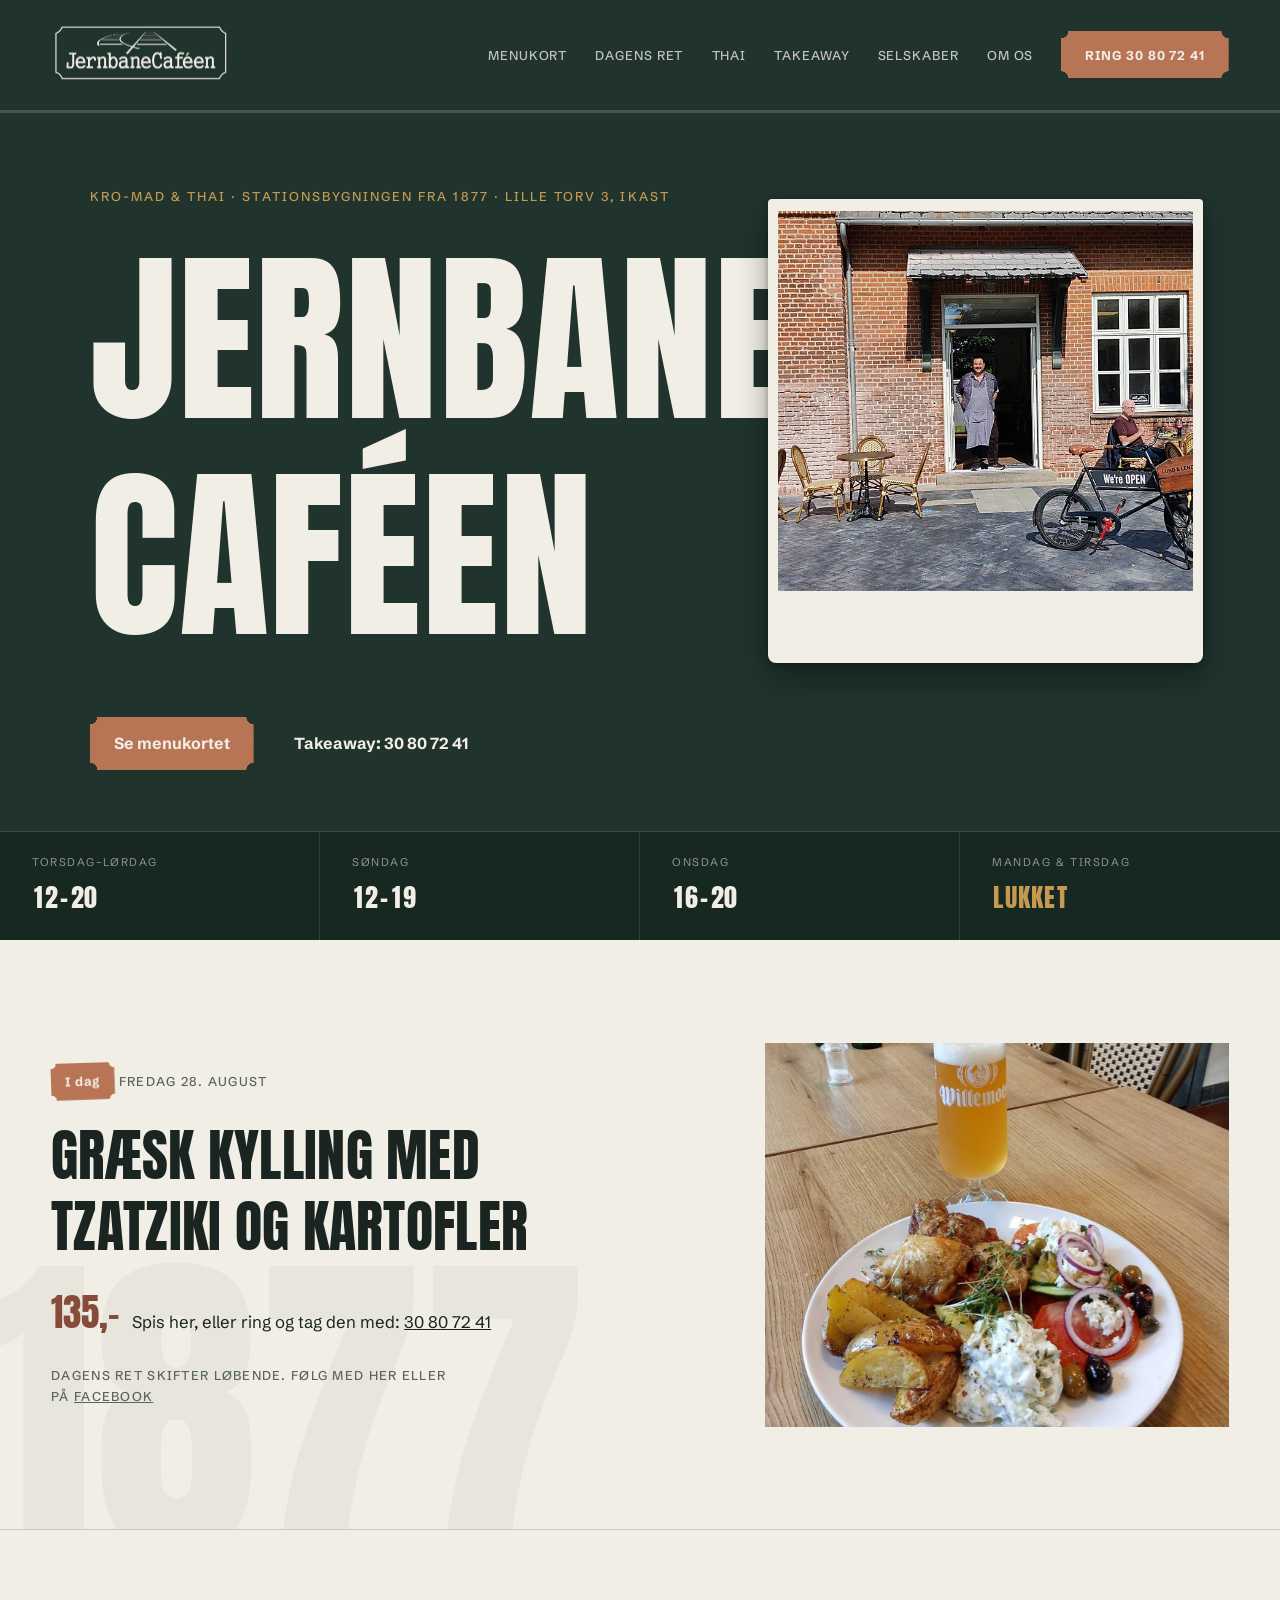
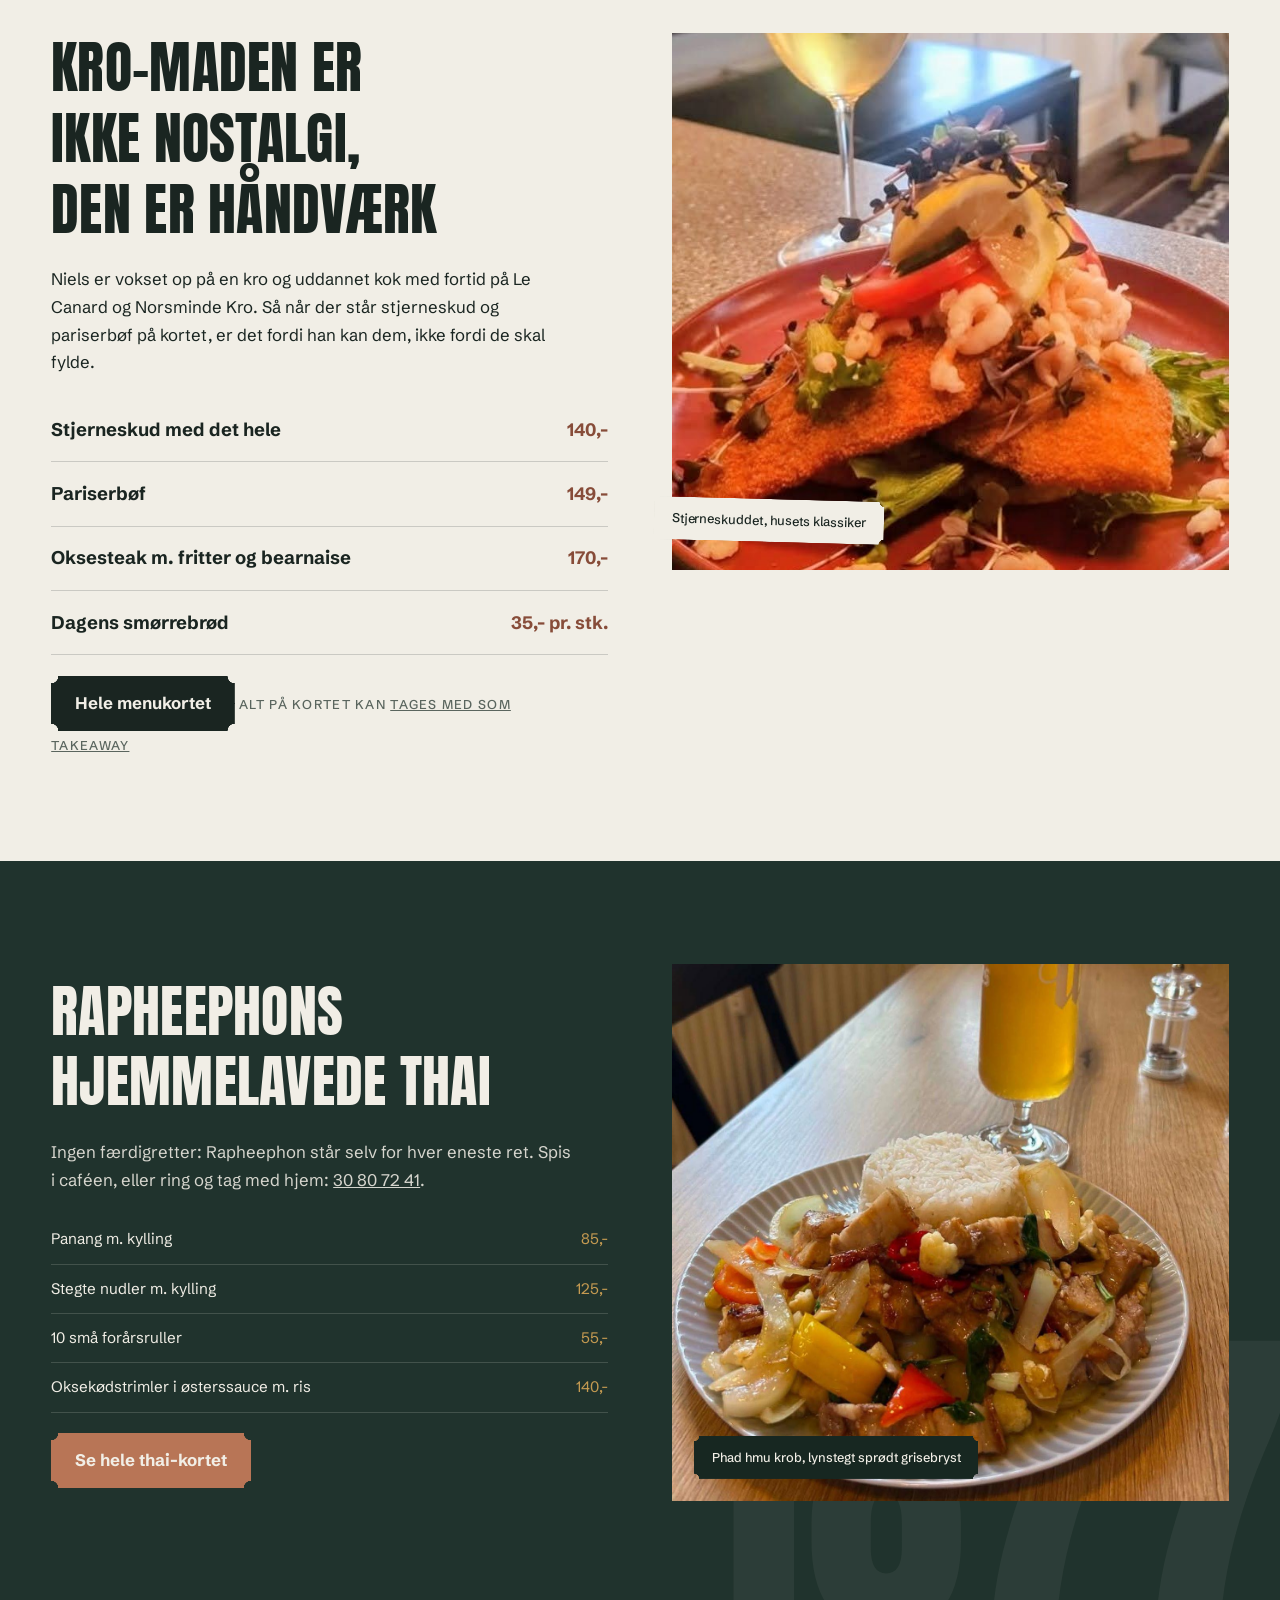
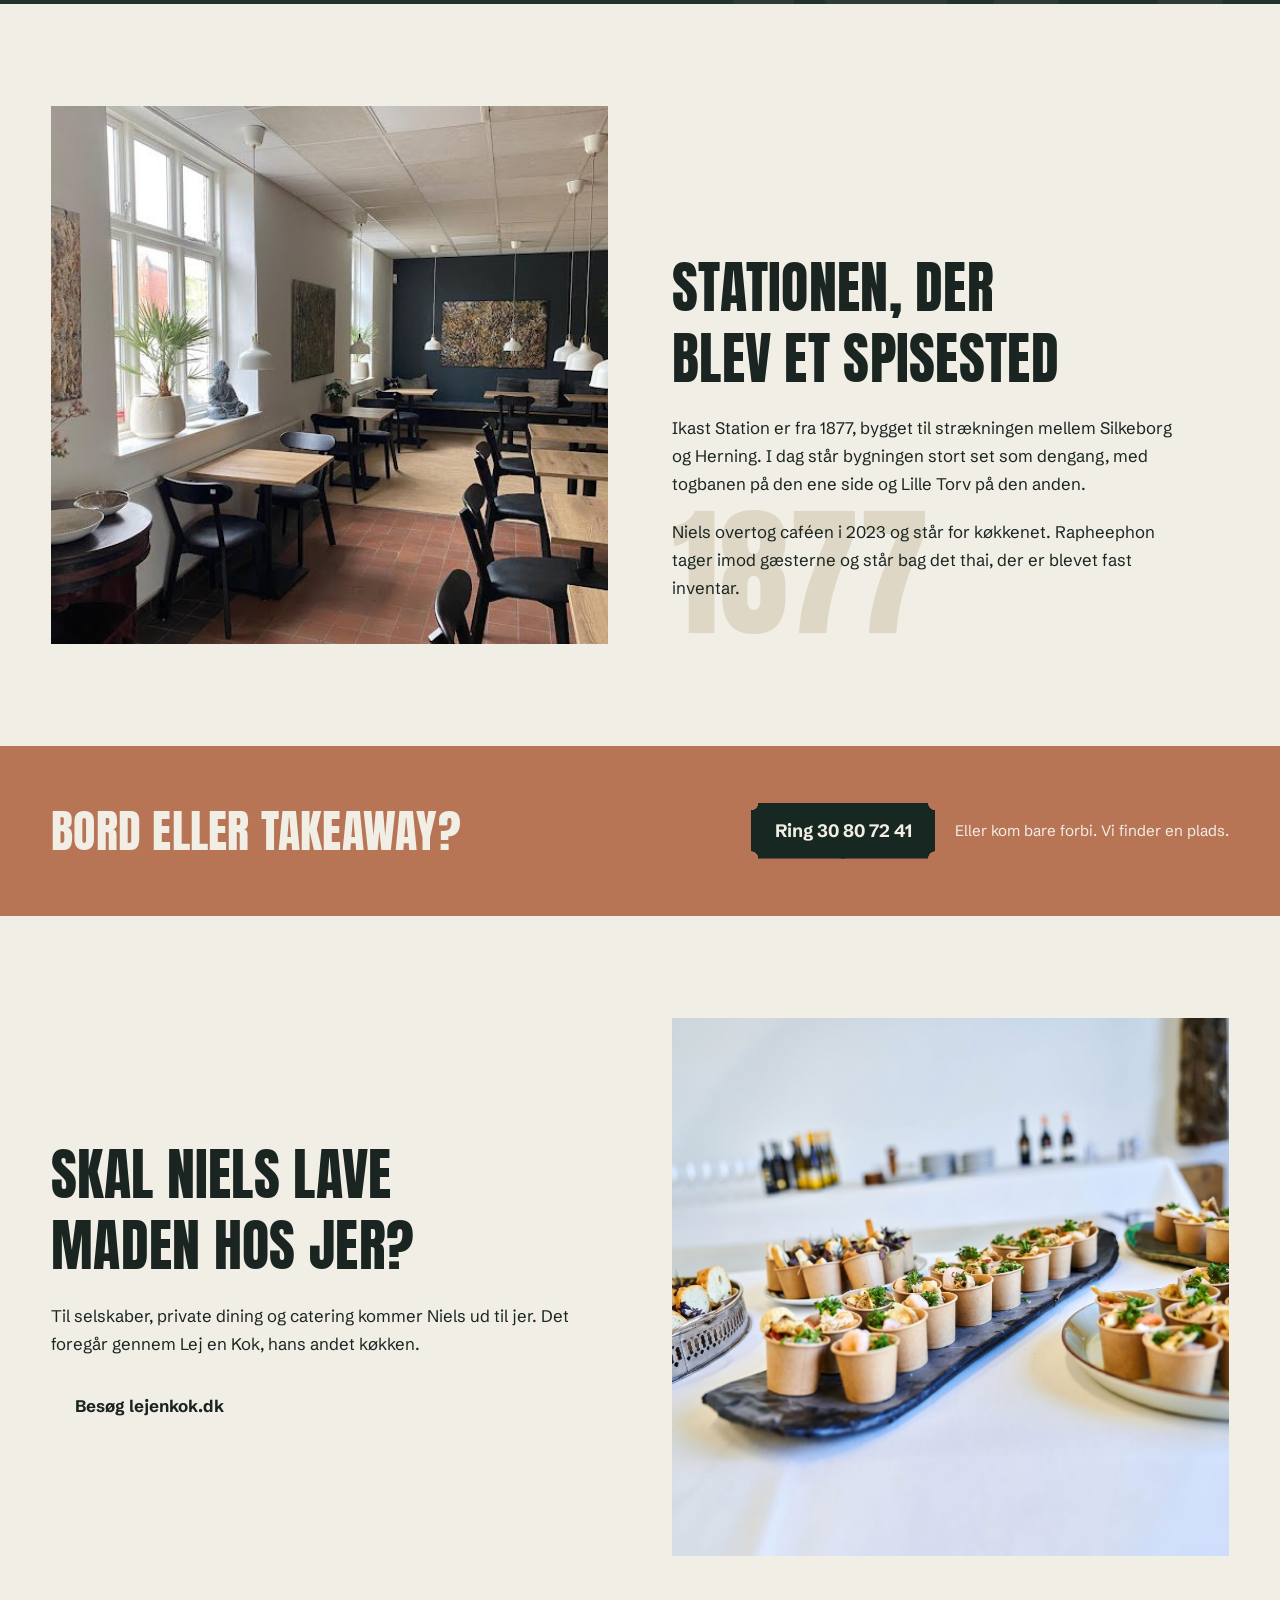
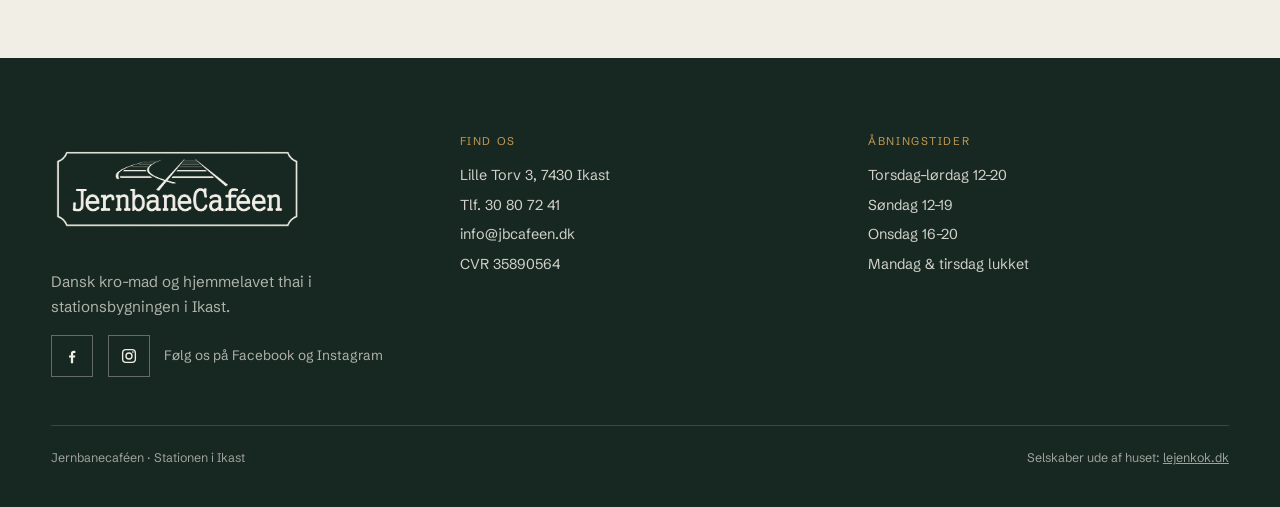
<file: index.html>
<!doctype html>
<html lang="da">
<head>
  <meta charset="utf-8"><meta name="viewport" content="width=device-width, initial-scale=1">
  <title>Jernbanecaféen i Ikast | Dansk kro-mad, thai og takeaway</title>
  <meta name="description" content="Jernbanecaféen i Ikast serverer dansk kro-mad, hjemmelavet thai og takeaway på Lille Torv 3. Du behøver ikke bestille bord. Kom bare forbi.">
  <link rel="canonical" href="https://jbcafeen.dk/"><meta property="og:type" content="website"><meta property="og:locale" content="da_DK"><meta property="og:site_name" content="Jernbanecaféen"><meta property="og:title" content="Jernbanecaféen i Ikast | Dansk kro-mad, thai og takeaway"><meta property="og:description" content="Dansk kro-mad, hjemmelavet thai og takeaway i den gamle stationsbygning på Lille Torv 3 i Ikast. Kom bare forbi."><meta property="og:url" content="https://jbcafeen.dk/"><meta property="og:image" content="https://jbcafeen.dk/billeder/2026/facade.jpg"><meta property="og:image:alt" content="Jernbanecaféen i den gamle stationsbygning i Ikast"><meta name="twitter:card" content="summary_large_image"><link rel="icon" type="image/svg+xml" href="favicon.svg"><link rel="apple-touch-icon" href="apple-touch-icon.png">
  <script type="application/ld+json">{"@context":"https://schema.org","@type":"Restaurant","@id":"https://jbcafeen.dk/#restaurant","name":"Jernbanecaféen","url":"https://jbcafeen.dk/","image":["https://jbcafeen.dk/billeder/2026/facade.jpg","https://jbcafeen.dk/billeder/2026/stjerneskud.jpg","https://jbcafeen.dk/billeder/2026/interior.jpg"],"telephone":"+45 30 80 72 41","email":"info@jbcafeen.dk","address":{"@type":"PostalAddress","streetAddress":"Lille Torv 3","postalCode":"7430","addressLocality":"Ikast","addressCountry":"DK"},"geo":{"@type":"GeoCoordinates","latitude":56.14471,"longitude":9.155242},"openingHoursSpecification":[{"@type":"OpeningHoursSpecification","dayOfWeek":"Wednesday","opens":"16:00","closes":"20:00"},{"@type":"OpeningHoursSpecification","dayOfWeek":["Thursday","Friday","Saturday"],"opens":"12:00","closes":"20:00"},{"@type":"OpeningHoursSpecification","dayOfWeek":"Sunday","opens":"12:00","closes":"19:00"}],"servesCuisine":["Danish","Thai"],"priceRange":"35-170 kr.","currenciesAccepted":"DKK","acceptsReservations":"False","hasMenu":{"@id":"https://jbcafeen.dk/menu.html#menu"},"founder":{"@type":"Person","@id":"https://lejenkok.dk/#niels","name":"Niels Rasmussen","jobTitle":"Kok"},"sameAs":["https://www.instagram.com/jernbanecafeen_7430_ikast/","https://www.facebook.com/profile.php?id=100094077635043","https://www.findsmiley.dk/1355830"]}</script>
  <link rel="preconnect" href="https://fonts.googleapis.com"><link rel="preconnect" href="https://fonts.gstatic.com" crossorigin><link href="https://fonts.googleapis.com/css2?family=Anton&family=Schibsted+Grotesk:ital,wght@0,400;0,500;0,700;1,400&display=swap" rel="stylesheet"><link rel="preload" as="image" href="billeder/2026/facade.jpg" fetchpriority="high"><link rel="stylesheet" href="jernbane-2026.css">
</head>
<body>
<a class="skip-link" href="#main">Spring til indhold</a>
<header class="jb-header">
  <a class="jb-logo" href="index.html" aria-label="Jernbanecaféen, forside"><img class="logo-creme" src="billeder/jernbane-logo-creme.png" alt="Jernbanecaféen" width="720" height="349"><img class="logo-lys" src="billeder/jernbane-logo-lys.png" alt="" aria-hidden="true" width="720" height="349"></a>
  <a class="jb-button jb-ring-mobil only-mobile" href="tel:+4530807241">Ring 30 80 72 41</a>
  <button class="jb-menu" type="button" aria-controls="jb-mobile-nav" aria-expanded="false">Menu</button>
  <nav class="jb-nav" aria-label="Hovednavigation">
    <a href="menu.html">Menukort</a>
    <a href="dagens-ret.html">Dagens ret</a>
    <a href="thai-mad-ikast.html">Thai</a>
    <a href="takeaway.html">Takeaway</a>
    <a href="index.html#selskaber">Selskaber</a>
    <a href="om-os.html">Om os</a>
    <a class="jb-button" href="tel:+4530807241">Ring 30 80 72 41</a>
  </nav>
</header>
<nav id="jb-mobile-nav" class="jb-mobile" aria-label="Mobilnavigation">
  <button class="jb-close" type="button">Luk</button>
  <a href="index.html">Forside</a>
  <a href="menu.html">Menukort</a>
  <a href="dagens-ret.html">Dagens ret</a>
  <a href="thai-mad-ikast.html">Thai</a>
  <a href="takeaway.html">Takeaway</a>
  <a href="index.html#selskaber">Selskaber</a>
  <a href="om-os.html">Om os</a>
  <a href="tel:+4530807241">Ring 30 80 72 41</a>
</nav>

<main id="main">

<section class="s-hero" data-tone="dark">
  <div class="s-hero-inner">
    <p class="jb-eyebrow s-hero-eyebrow"><span class="only-desktop">Kro-mad &amp; thai &middot; Stationsbygningen fra 1877 &middot; Lille Torv 3, Ikast</span><span class="only-mobile">Kro-mad &amp; thai &middot; Ikast &middot; 1877</span></p>
    <h1>Jernbane<br>caf&eacute;en</h1>
    <div class="s-hero-media"><img src="billeder/2026/facade.jpg" alt="Jernbanecaféen i den gamle stationsbygning, Niels og Rapheephon i døren" fetchpriority="high" width="1100" height="619"></div>
    <p class="s-hero-intro only-mobile">Stjerneskud, pariserb&oslash;f og dagens ret. Og Rapheephons hjemmelavede thai. Spis her, eller tag maden med hjem.</p>
    <div class="s-hero-actions">
      <a class="jb-button" href="menu.html">Se menukortet</a>
      <a class="jb-button jb-button-outline" href="tel:+4530807241">Takeaway: 30 80 72 41</a>
      <p class="s-hero-note only-mobile">Kom bare forbi, ingen bordbestilling</p>
    </div>
  </div>
  <div class="s-tavle" aria-label="Åbningstider">
    <div><p class="dag"><span class="only-desktop">Torsdag&ndash;l&oslash;rdag</span><span class="only-mobile">Tors&ndash;l&oslash;r</span></p><p class="tid">12&ndash;20</p></div>
    <div><p class="dag">S&oslash;ndag</p><p class="tid">12&ndash;19</p></div>
    <div><p class="dag">Onsdag</p><p class="tid">16&ndash;20</p></div>
    <div><p class="dag"><span class="only-desktop">Mandag &amp; tirsdag</span><span class="only-mobile">Man &amp; tirs</span></p><p class="tid lukket">Lukket</p></div>
  </div>
</section>

<section class="s-dagensret jb-pad jb-har-ghost" data-tone="light" aria-labelledby="dagensret-title">
  <p class="jb-ghostbg lys" aria-hidden="true">1877</p>
  <div class="jb-wrap s-dagensret-grid">
    <div class="s-copy reveal" data-cms="dagens-ret" data-cms-type="banner" aria-live="polite">
      <p><span class="jb-badge">I dag</span> <span class="jb-datestamp" data-cms-field="dato">Fredag 28. august</span></p>
      <h2 id="dagensret-title" data-cms-field="ret">Gr&aelig;sk kylling med tzatziki og kartofler</h2>
      <p class="only-mobile dagensret-mobilfoto"><img src="billeder/2026/dagensret.jpg" alt="Dagens ret: græsk kylling med tzatziki og kartofler" style="width:100%;height:280px;object-fit:cover;object-position:center 60%;" loading="lazy" data-cms-field="billede" width="1224" height="1530"></p>
      <p><span class="jb-price" data-cms-field="pris">135,-</span> &nbsp; <span class="only-desktop">Spis her, eller ring og tag den med: <a href="tel:+4530807241">30 80 72 41</a></span><span class="only-mobile">Spis her, eller ring: <a href="tel:+4530807241">30 80 72 41</a></span></p>
      <p class="jb-datestamp"><span class="only-desktop">Dagens ret skifter l&oslash;bende. F&oslash;lg med her eller p&aring;</span><span class="only-mobile">Skifter l&oslash;bende. F&oslash;lg med her eller p&aring;</span> <a href="https://www.facebook.com/profile.php?id=100094077635043" target="_blank" rel="noopener">Facebook</a></p>
    </div>
    <div class="reveal only-desktop" data-delay="1"><img src="billeder/2026/dagensret.jpg" alt="Dagens ret: græsk kylling med tzatziki og kartofler" style="width:100%;height:clamp(260px,30vw,420px);object-fit:cover;object-position:center 60%;" loading="lazy" data-cms-field="billede" width="1224" height="1530"></div>
  </div>
</section>

<section class="jb-pad" data-tone="light" aria-labelledby="kromad-title">
  <div class="jb-wrap s-split top">
    <div class="s-copy reveal">
      <h2 id="kromad-title">Kro-maden er ikke nostalgi, den er h&aring;ndv&aelig;rk</h2>
      <p><span class="only-desktop">Niels er vokset op p&aring; en kro og uddannet kok med fortid p&aring; Le Canard og Norsminde Kro. S&aring; n&aring;r der st&aring;r stjerneskud og pariserb&oslash;f p&aring; kortet, er det fordi han kan dem, ikke fordi de skal fylde.</span><span class="only-mobile">Niels er vokset op p&aring; en kro og uddannet kok med fortid p&aring; Le Canard og Norsminde Kro. S&aring; n&aring;r der st&aring;r stjerneskud p&aring; kortet, er det fordi han kan det.</span></p>
      <div class="jb-menuliste">
        <div class="row"><span class="navn">Stjerneskud med det hele</span><span class="pris">140,-</span></div>
        <div class="row"><span class="navn">Pariserb&oslash;f</span><span class="pris">149,-</span></div>
        <div class="row"><span class="navn"><span class="only-desktop">Oksesteak m. fritter og bearnaise</span><span class="only-mobile">Oksesteak m. bearnaise</span></span><span class="pris">170,-</span></div>
        <div class="row"><span class="navn">Dagens sm&oslash;rrebr&oslash;d</span><span class="pris"><span class="only-desktop">35,- pr. stk.</span><span class="only-mobile">35,-/stk.</span></span></div>
      </div>
      <p class="kromad-cta"><a class="jb-button jb-button-dark" href="menu.html">Hele menukortet</a> <span class="jb-datestamp">Alt p&aring; kortet kan <a href="takeaway.html">tages med som takeaway</a></span></p>
    </div>
    <div class="figur reveal only-desktop" data-delay="1">
      <img src="billeder/2026/stjerneskud.jpg" alt="Stjerneskud med det hele" loading="lazy" width="701" height="822">
      <p class="chip tilt">Stjerneskuddet, husets klassiker</p>
    </div>
  </div>
</section>

<section class="on-dark jb-pad jb-har-ghost" data-tone="dark" aria-labelledby="thai-title">
  <p class="jb-ghostbg" aria-hidden="true">1877</p>
  <div class="jb-wrap s-split">
    <div class="s-copy reveal">
      <h2 id="thai-title">Rapheephons hjemmelavede thai</h2>
      <p class="only-mobile thai-mobilfoto"><img src="billeder/2026/thai.jpg" alt="Phad hmu krob, lynstegt sprødt grisebryst med grønt og ris" loading="lazy" style="width:100%;height:240px;object-fit:cover;" width="1300" height="1300"></p>
      <p><span class="only-desktop">Ingen f&aelig;rdigretter: Rapheephon st&aring;r selv for hver eneste ret. Spis i caf&eacute;en, eller ring og tag med hjem: <a href="tel:+4530807241">30 80 72 41</a>.</span><span class="only-mobile">Panang, stegte nudler og for&aring;rsruller, lavet fra bunden. Spis dem her, eller ring og tag dem med.</span></p>
      <div class="jb-menuliste thin">
        <div class="row"><span class="navn"><span class="only-desktop">Panang m. kylling</span><span class="only-mobile">Panang med kylling</span></span><span class="pris">85,-</span></div>
        <div class="row"><span class="navn"><span class="only-desktop">Stegte nudler m. kylling</span><span class="only-mobile">Stegte nudler med kylling</span></span><span class="pris">125,-</span></div>
        <div class="row"><span class="navn">10 sm&aring; for&aring;rsruller</span><span class="pris">55,-</span></div>
        <div class="row"><span class="navn"><span class="only-desktop">Oksek&oslash;dstrimler i &oslash;sterssauce m. ris</span><span class="only-mobile">Oksek&oslash;d i &oslash;sterssauce</span></span><span class="pris">140,-</span></div>
      </div>
      <p><a class="jb-button" href="thai-mad-ikast.html">Se hele thai-kortet</a></p>
    </div>
    <div class="figur reveal only-desktop" data-delay="1">
      <img src="billeder/2026/thai.jpg" alt="Phad hmu krob, lynstegt sprødt grisebryst med grønt og ris" loading="lazy" width="1300" height="1300">
      <p class="chip dark">Phad hmu krob, lynstegt spr&oslash;dt grisebryst</p>
    </div>
  </div>
</section>

<section class="jb-pad" data-tone="light" aria-labelledby="historie-title">
  <div class="jb-wrap s-split">
    <div class="figur reveal"><img src="billeder/2026/interior.jpg" alt="Caféens lokale med borde og kunst på væggene" loading="lazy" width="680" height="510"></div>
    <div class="s-copy reveal" data-delay="1">
      <p class="jb-ghosttal" aria-hidden="true">1877</p>
      <h2 id="historie-title">Stationen, der blev et spisested</h2>
      <p><span class="only-desktop">Ikast Station er fra 1877, bygget til str&aelig;kningen mellem Silkeborg og Herning. I dag st&aring;r bygningen stort set som dengang, med togbanen p&aring; den ene side og Lille Torv p&aring; den anden.</span><span class="only-mobile">Ikast Station er fra 1877. I dag st&aring;r bygningen stort set som dengang, med togbanen p&aring; den ene side og Lille Torv p&aring; den anden.</span></p>
      <p><span class="only-desktop">Niels overtog caf&eacute;en i 2023 og st&aring;r for k&oslash;kkenet. Rapheephon tager imod g&aelig;sterne og st&aring;r bag det thai, der er blevet fast inventar.</span><span class="only-mobile">Niels overtog caf&eacute;en i 2023. Han har fortid p&aring; Le Canard og Norsminde Kro. Rapheephon tager imod g&aelig;sterne og st&aring;r bag det thai, der er blevet fast inventar.</span></p>
    </div>
  </div>
</section>

<section class="s-ctaband only-desktop" data-tone="dark">
  <h2>Bord eller takeaway?</h2>
  <div class="cta-side">
    <a class="jb-button jb-button-dark" href="tel:+4530807241">Ring 30 80 72 41</a>
    <p class="cta-note">Eller kom bare forbi. Vi finder en plads.</p>
  </div>
</section>

<section class="jb-pad" data-tone="light" id="selskaber" aria-labelledby="selskab-title">
  <div class="jb-wrap s-split">
    <div class="s-copy reveal">
      <h2 id="selskab-title">Skal Niels lave maden hos jer?</h2>
      <p><span class="only-desktop">Til selskaber, private dining og catering kommer Niels ud til jer. Det foreg&aring;r gennem Lej en Kok, hans andet k&oslash;kken.</span><span class="only-mobile">Til selskaber, private dining og catering kommer Niels ud til jer, gennem Lej en Kok.</span></p>
      <p><a class="jb-button jb-button-outline" href="https://lejenkok.dk/" style="color:var(--ink)!important">Bes&oslash;g lejenkok.dk</a></p>
    </div>
    <div class="figur reveal only-desktop" data-delay="1"><img src="billeder/2026/cups.jpg" alt="Catering-anretninger i bægre, klar til servering" loading="lazy" width="1400" height="1400"></div>
  </div>
</section>

</main>

<footer class="jb-footer" data-tone="dark">
  <div class="jb-footer-grid">
    <div>
      <a class="jb-footer-logo" href="index.html" aria-label="Jernbanecaféen, forside"><img src="billeder/jernbane-logo-creme.png" alt="Jernbanecaféen" width="720" height="349"></a>
      <p class="om only-desktop">Dansk kro-mad og hjemmelavet thai i stationsbygningen i Ikast.</p>
      <div class="jb-some">
        <a href="https://www.facebook.com/profile.php?id=100094077635043" target="_blank" rel="noopener" aria-label="Jernbanecaféen på Facebook"><svg width="18" height="18" viewBox="0 0 24 24" aria-hidden="true"><path d="M13.5 21.5v-7.4h2.5l.4-2.9h-2.9V9.3c0-.85.24-1.43 1.46-1.43h1.55V5.27c-.27-.04-1.19-.12-2.26-.12-2.24 0-3.77 1.37-3.77 3.88v2.17H8v2.9h2.47v7.4z" fill="currentColor"></path></svg></a>
        <a href="https://www.instagram.com/jernbanecafeen_7430_ikast/" target="_blank" rel="noopener" aria-label="Jernbanecaféen på Instagram"><svg width="18" height="18" viewBox="0 0 24 24" fill="none" stroke="currentColor" stroke-width="1.8" aria-hidden="true"><rect x="3.5" y="3.5" width="17" height="17" rx="4.5"></rect><circle cx="12" cy="12" r="4"></circle><circle cx="17.2" cy="6.8" r="1.1" fill="currentColor" stroke="none"></circle></svg></a>
        <span class="txt"><span class="only-desktop">F&oslash;lg os p&aring; Facebook og Instagram</span><span class="only-mobile">F&oslash;lg os her</span></span>
      </div>
    </div>
    <div class="kol">
      <p class="t only-desktop">Find os</p>
      <a href="https://maps.google.com/?q=Jernbanecaf%C3%A9en,+Lille+Torv+3,+7430+Ikast" target="_blank" rel="noopener">Lille Torv 3, 7430 Ikast</a><br>
      <a href="tel:+4530807241">Tlf. 30 80 72 41</a><br>
      <a href="mailto:info@jbcafeen.dk">info@jbcafeen.dk</a><br>
      CVR 35890564
    </div>
    <div class="kol">
      <p class="t only-desktop">&Aring;bningstider</p>
      <span class="only-desktop">Torsdag&ndash;l&oslash;rdag 12&ndash;20<br>
      S&oslash;ndag 12&ndash;19<br>
      Onsdag 16&ndash;20<br>
      Mandag &amp; tirsdag lukket</span>
      <span class="only-mobile">Ons 16&ndash;20 &middot; Tors&ndash;l&oslash;r 12&ndash;20 &middot; S&oslash;n 12&ndash;19<br>
      Mandag og tirsdag lukket</span>
    </div>
  </div>
  <div class="jb-footer-bund">
    <span class="only-desktop">Jernbanecaf&eacute;en &middot; Stationen i Ikast</span>
    <span>Selskaber ude af huset: <a href="https://lejenkok.dk/">lejenkok.dk</a></span>
  </div>
</footer>
<script src="jernbane-2026.js" defer></script>
</body>
</html>
</file>
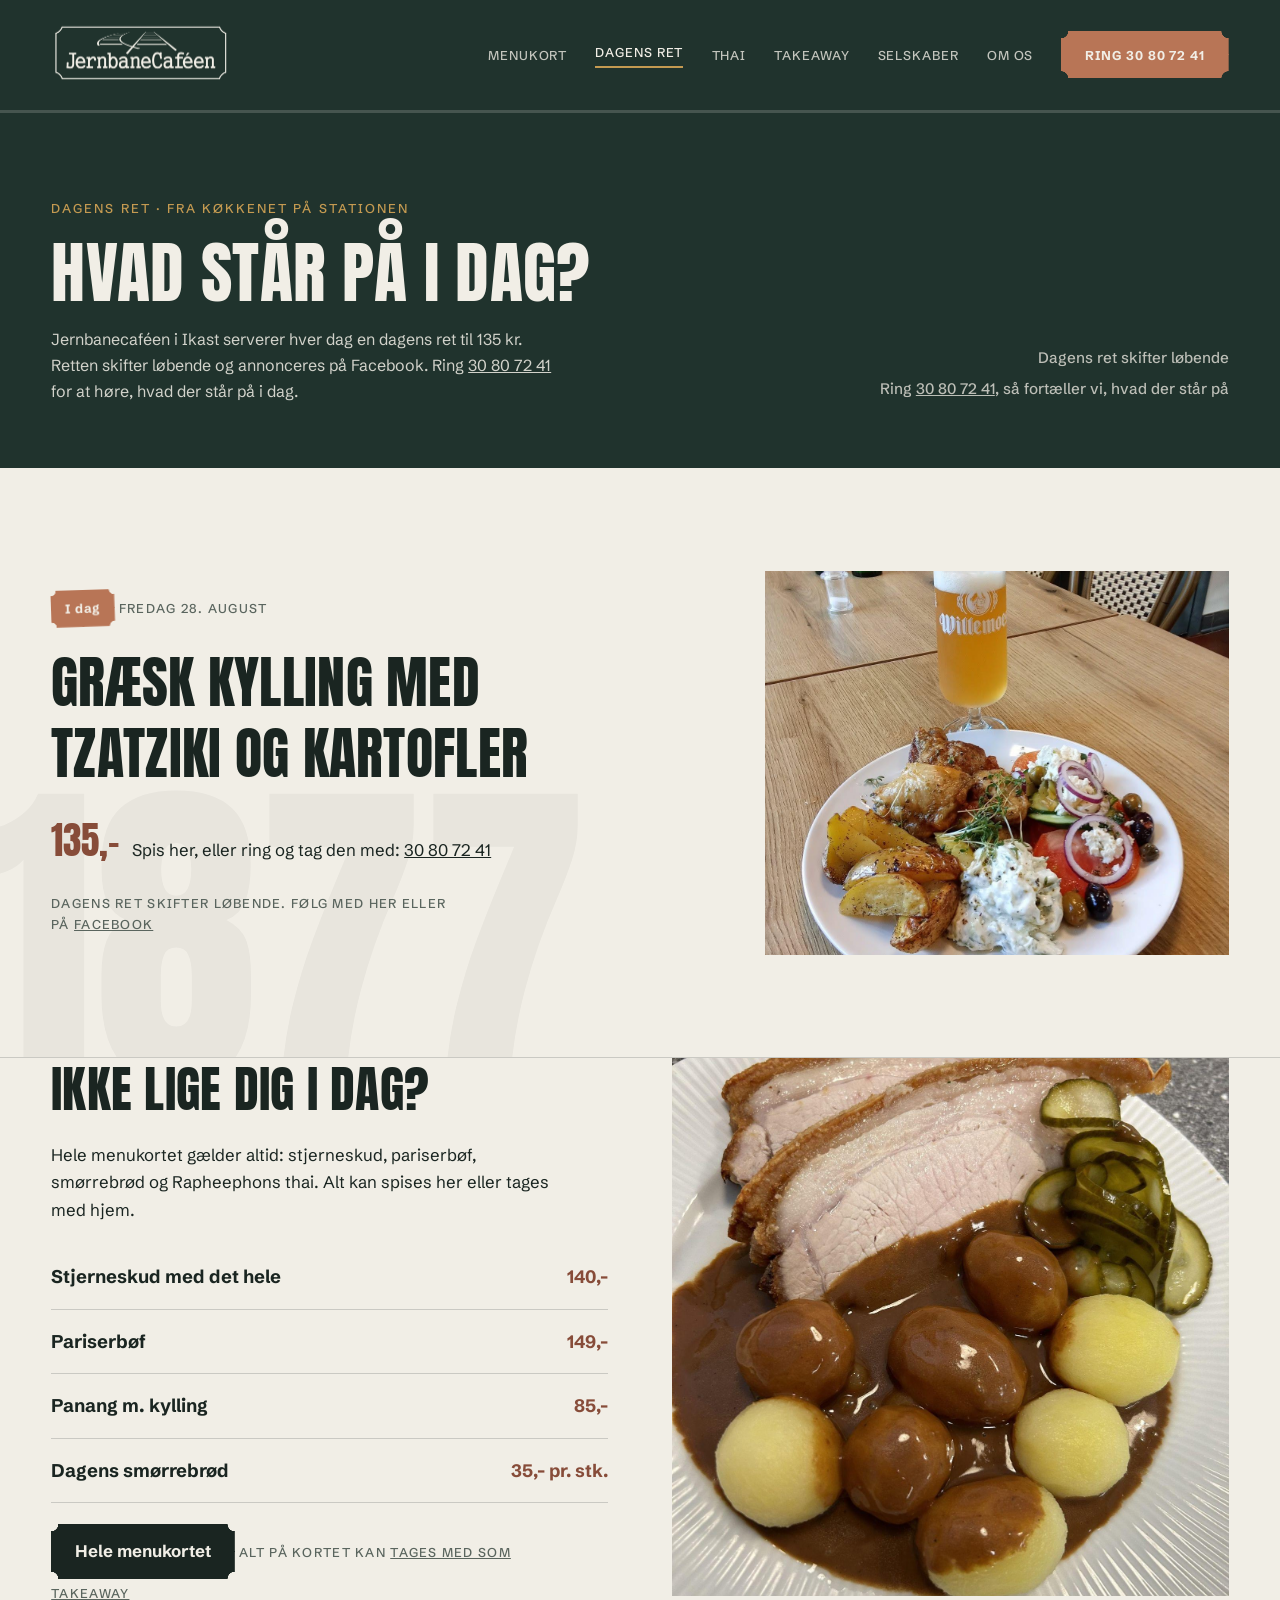
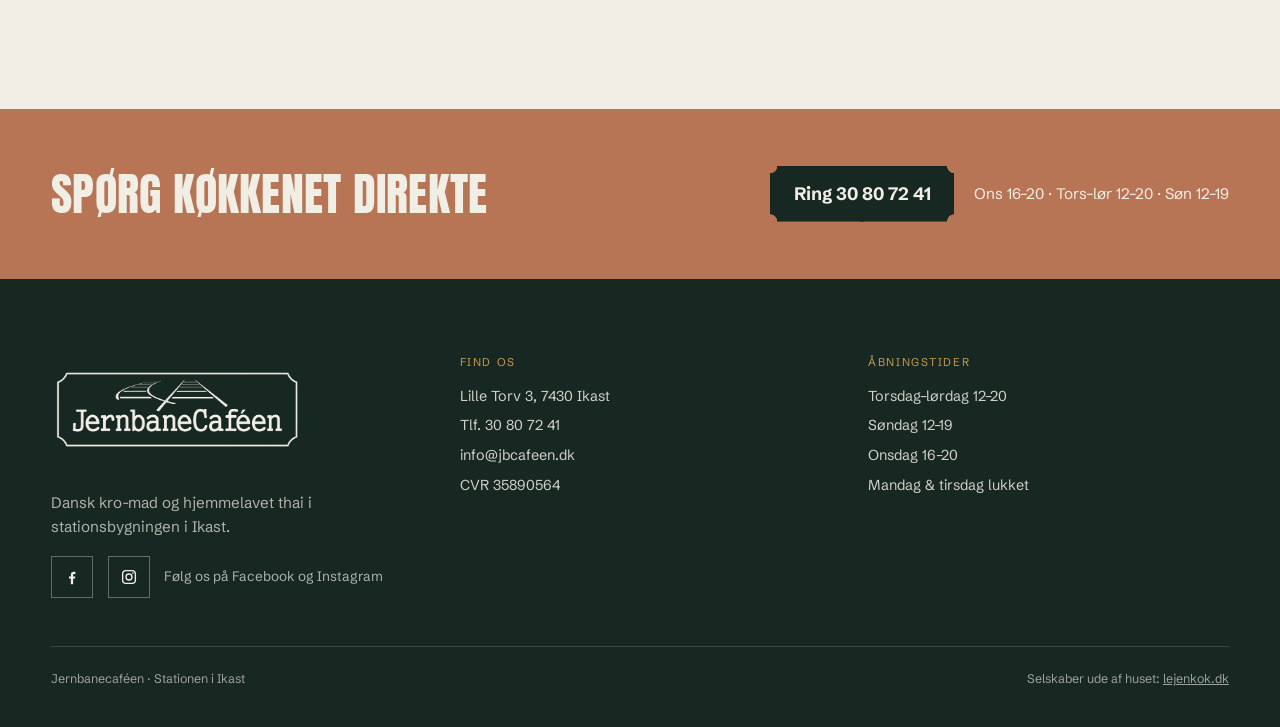
<file: dagens-ret.html>
<!doctype html>
<html lang="da">
<head>
  <meta charset="utf-8"><meta name="viewport" content="width=device-width, initial-scale=1">
  <title>Dagens ret i Ikast | Jernbanecaféen</title>
  <meta name="description" content="Se dagens ret fra Jernbanecaféen i Ikast. Dansk kro-mad, thai og ugens ret fra køkkenet på Lille Torv 3.">
  <link rel="canonical" href="https://jbcafeen.dk/dagens-ret.html"><meta property="og:type" content="website"><meta property="og:locale" content="da_DK"><meta property="og:site_name" content="Jernbanecaféen"><meta property="og:title" content="Dagens ret i Ikast | Jernbanecaféen"><meta property="og:description" content="Dagens ret, ugens ret og mad fra køkkenet på Jernbanecaféen i Ikast."><meta property="og:url" content="https://jbcafeen.dk/dagens-ret.html"><meta property="og:image" content="https://jbcafeen.dk/billeder/2026/dagensret.jpg"><meta property="og:image:alt" content="Dagens ret fra Jernbanecaféen"><meta name="twitter:card" content="summary_large_image"><link rel="icon" type="image/svg+xml" href="favicon.svg"><link rel="apple-touch-icon" href="apple-touch-icon.png">
  <script type="application/ld+json">{"@context":"https://schema.org","@type":"WebPage","@id":"https://jbcafeen.dk/dagens-ret.html","url":"https://jbcafeen.dk/dagens-ret.html","name":"Dagens ret i Ikast | Jernbanecaféen","about":{"@type":"Restaurant","name":"Jernbanecaféen","address":{"@type":"PostalAddress","streetAddress":"Lille Torv 3","postalCode":"7430","addressLocality":"Ikast","addressCountry":"DK"}}}</script>
  <link rel="preconnect" href="https://fonts.googleapis.com"><link rel="preconnect" href="https://fonts.gstatic.com" crossorigin><link href="https://fonts.googleapis.com/css2?family=Anton&family=Schibsted+Grotesk:ital,wght@0,400;0,500;0,700;1,400&display=swap" rel="stylesheet"><link rel="stylesheet" href="jernbane-2026.css">
</head>
<body>
<a class="skip-link" href="#main">Spring til indhold</a>
<header class="jb-header">
  <a class="jb-logo" href="index.html" aria-label="Jernbanecaféen, forside"><img class="logo-creme" src="billeder/jernbane-logo-creme.png" alt="Jernbanecaféen" width="720" height="349"><img class="logo-lys" src="billeder/jernbane-logo-lys.png" alt="" aria-hidden="true" width="720" height="349"></a>
  <a class="jb-button jb-ring-mobil only-mobile" href="tel:+4530807241">Ring 30 80 72 41</a>
  <button class="jb-menu" type="button" aria-controls="jb-mobile-nav" aria-expanded="false">Menu</button>
  <nav class="jb-nav" aria-label="Hovednavigation">
    <a href="menu.html">Menukort</a>
    <a href="dagens-ret.html" aria-current="page">Dagens ret</a>
    <a href="thai-mad-ikast.html">Thai</a>
    <a href="takeaway.html">Takeaway</a>
    <a href="index.html#selskaber">Selskaber</a>
    <a href="om-os.html">Om os</a>
    <a class="jb-button" href="tel:+4530807241">Ring 30 80 72 41</a>
  </nav>
</header>
<nav id="jb-mobile-nav" class="jb-mobile" aria-label="Mobilnavigation">
  <button class="jb-close" type="button">Luk</button>
  <a href="index.html">Forside</a>
  <a href="menu.html">Menukort</a>
  <a href="dagens-ret.html">Dagens ret</a>
  <a href="thai-mad-ikast.html">Thai</a>
  <a href="takeaway.html">Takeaway</a>
  <a href="index.html#selskaber">Selskaber</a>
  <a href="om-os.html">Om os</a>
  <a href="tel:+4530807241">Ring 30 80 72 41</a>
</nav>

<main id="main">

<section class="on-dark" data-tone="dark" style="padding: clamp(3rem,7vw,5.5rem) 0 clamp(2.5rem,5vw,4rem);">
  <div class="jb-wrap" style="display:flex;align-items:flex-end;justify-content:space-between;gap:2.5rem;flex-wrap:wrap;">
    <div>
      <p class="jb-eyebrow on-dark" style="margin-bottom:1rem;">Dagens ret &middot; fra k&oslash;kkenet p&aring; stationen</p>
      <h1 style="font-size:clamp(2.6rem,5.3vw,4.75rem);line-height:1.14;">Hvad st&aring;r p&aring; i dag?</h1>
      <p style="margin-top:1rem;max-width:52ch;color:rgba(241,238,230,.85);">Jernbanecaf&eacute;en i Ikast serverer hver dag en dagens ret til 135 kr. Retten skifter l&oslash;bende og annonceres p&aring; Facebook. Ring <a href="tel:+4530807241">30 80 72 41</a> for at h&oslash;re, hvad der st&aring;r p&aring; i dag.</p>
    </div>
    <div class="jb-datestamp" style="text-align:right;line-height:2;text-transform:none;letter-spacing:normal;font-size:.95rem;color:rgba(241,238,230,.75);">
      Dagens ret skifter l&oslash;bende<br>
      Ring <a href="tel:+4530807241">30 80 72 41</a>, s&aring; fort&aelig;ller vi, hvad der st&aring;r p&aring;
    </div>
  </div>
</section>

<section class="s-dagensret jb-pad jb-har-ghost" data-tone="light" aria-labelledby="dagensret-title">
  <p class="jb-ghostbg lys" aria-hidden="true">1877</p>
  <div class="jb-wrap s-dagensret-grid">
    <div class="s-copy reveal" data-cms="dagens-ret" data-cms-type="banner" aria-live="polite">
      <p><span class="jb-badge">I dag</span> <span class="jb-datestamp" data-cms-field="dato">Fredag 28. august</span></p>
      <h2 id="dagensret-title" data-cms-field="ret">Gr&aelig;sk kylling med tzatziki og kartofler</h2>
      <p class="only-mobile dagensret-mobilfoto"><img src="billeder/2026/dagensret.jpg" alt="Dagens ret: græsk kylling med tzatziki og kartofler" style="width:100%;height:280px;object-fit:cover;object-position:center 60%;" loading="lazy" data-cms-field="billede" width="1224" height="1530"></p>
      <p><span class="jb-price" data-cms-field="pris">135,-</span> &nbsp; <span class="only-desktop">Spis her, eller ring og tag den med: <a href="tel:+4530807241">30 80 72 41</a></span><span class="only-mobile">Spis her, eller ring: <a href="tel:+4530807241">30 80 72 41</a></span></p>
      <p class="jb-datestamp"><span class="only-desktop">Dagens ret skifter l&oslash;bende. F&oslash;lg med her eller p&aring;</span><span class="only-mobile">Skifter l&oslash;bende. F&oslash;lg med her eller p&aring;</span> <a href="https://www.facebook.com/profile.php?id=100094077635043" target="_blank" rel="noopener">Facebook</a></p>
    </div>
    <div class="reveal only-desktop" data-delay="1"><img src="billeder/2026/dagensret.jpg" alt="Dagens ret: græsk kylling med tzatziki og kartofler" style="width:100%;height:clamp(260px,30vw,420px);object-fit:cover;object-position:center 60%;" loading="lazy" data-cms-field="billede" width="1224" height="1530"></div>
  </div>
</section>

<section class="jb-pad" data-tone="light" aria-labelledby="mere-title" style="padding-top:0;">
  <div class="jb-wrap s-split top">
    <div class="s-copy reveal">
      <h2 id="mere-title" class="h2-sm">Ikke lige dig i dag?</h2>
      <p>Hele menukortet g&aelig;lder altid: stjerneskud, pariserb&oslash;f, sm&oslash;rrebr&oslash;d og Rapheephons thai. Alt kan spises her eller tages med hjem.</p>
      <div class="jb-menuliste">
        <div class="row"><span class="navn">Stjerneskud med det hele</span><span class="pris">140,-</span></div>
        <div class="row"><span class="navn">Pariserb&oslash;f</span><span class="pris">149,-</span></div>
        <div class="row"><span class="navn">Panang m. kylling</span><span class="pris">85,-</span></div>
        <div class="row"><span class="navn">Dagens sm&oslash;rrebr&oslash;d</span><span class="pris"><span class="only-desktop">35,- pr. stk.</span><span class="only-mobile">35,-/stk.</span></span></div>
      </div>
      <p class="kromad-cta"><a class="jb-button jb-button-dark" href="menu.html">Hele menukortet</a> <span class="jb-datestamp">Alt p&aring; kortet kan <a href="takeaway.html">tages med som takeaway</a></span></p>
    </div>
    <div class="figur reveal only-desktop" data-delay="1">
      <img src="billeder/2026/kromad.jpg" alt="Dansk kro-mad fra køkkenet" loading="lazy" width="1400" height="1867">
    </div>
  </div>
</section>

<section class="s-ctaband" data-tone="dark">
  <h2>Sp&oslash;rg k&oslash;kkenet direkte</h2>
  <div class="cta-side">
    <a class="jb-button jb-button-dark" href="tel:+4530807241">Ring 30 80 72 41</a>
    <p class="cta-note">Ons 16&ndash;20 &middot; Tors&ndash;l&oslash;r 12&ndash;20 &middot; S&oslash;n 12&ndash;19</p>
  </div>
</section>

</main>

<footer class="jb-footer" data-tone="dark">
  <div class="jb-footer-grid">
    <div>
      <a class="jb-footer-logo" href="index.html" aria-label="Jernbanecaféen, forside"><img src="billeder/jernbane-logo-creme.png" alt="Jernbanecaféen" width="720" height="349"></a>
      <p class="om only-desktop">Dansk kro-mad og hjemmelavet thai i stationsbygningen i Ikast.</p>
      <div class="jb-some">
        <a href="https://www.facebook.com/profile.php?id=100094077635043" target="_blank" rel="noopener" aria-label="Jernbanecaféen på Facebook"><svg width="18" height="18" viewBox="0 0 24 24" aria-hidden="true"><path d="M13.5 21.5v-7.4h2.5l.4-2.9h-2.9V9.3c0-.85.24-1.43 1.46-1.43h1.55V5.27c-.27-.04-1.19-.12-2.26-.12-2.24 0-3.77 1.37-3.77 3.88v2.17H8v2.9h2.47v7.4z" fill="currentColor"></path></svg></a>
        <a href="https://www.instagram.com/jernbanecafeen_7430_ikast/" target="_blank" rel="noopener" aria-label="Jernbanecaféen på Instagram"><svg width="18" height="18" viewBox="0 0 24 24" fill="none" stroke="currentColor" stroke-width="1.8" aria-hidden="true"><rect x="3.5" y="3.5" width="17" height="17" rx="4.5"></rect><circle cx="12" cy="12" r="4"></circle><circle cx="17.2" cy="6.8" r="1.1" fill="currentColor" stroke="none"></circle></svg></a>
        <span class="txt"><span class="only-desktop">F&oslash;lg os p&aring; Facebook og Instagram</span><span class="only-mobile">F&oslash;lg os her</span></span>
      </div>
    </div>
    <div class="kol">
      <p class="t only-desktop">Find os</p>
      Lille Torv 3, 7430 Ikast<br>
      <a href="tel:+4530807241">Tlf. 30 80 72 41</a><br>
      <a href="mailto:info@jbcafeen.dk">info@jbcafeen.dk</a><br>
      CVR 35890564
    </div>
    <div class="kol">
      <p class="t only-desktop">&Aring;bningstider</p>
      <span class="only-desktop">Torsdag&ndash;l&oslash;rdag 12&ndash;20<br>
      S&oslash;ndag 12&ndash;19<br>
      Onsdag 16&ndash;20<br>
      Mandag &amp; tirsdag lukket</span>
      <span class="only-mobile">Ons 16&ndash;20 &middot; Tors&ndash;l&oslash;r 12&ndash;20 &middot; S&oslash;n 12&ndash;19<br>
      Mandag og tirsdag lukket</span>
    </div>
  </div>
  <div class="jb-footer-bund">
    <span class="only-desktop">Jernbanecaf&eacute;en &middot; Stationen i Ikast</span>
    <span>Selskaber ude af huset: <a href="https://lejenkok.dk/">lejenkok.dk</a></span>
  </div>
</footer>
<script src="jernbane-2026.js" defer></script>
</body>
</html>
</file>
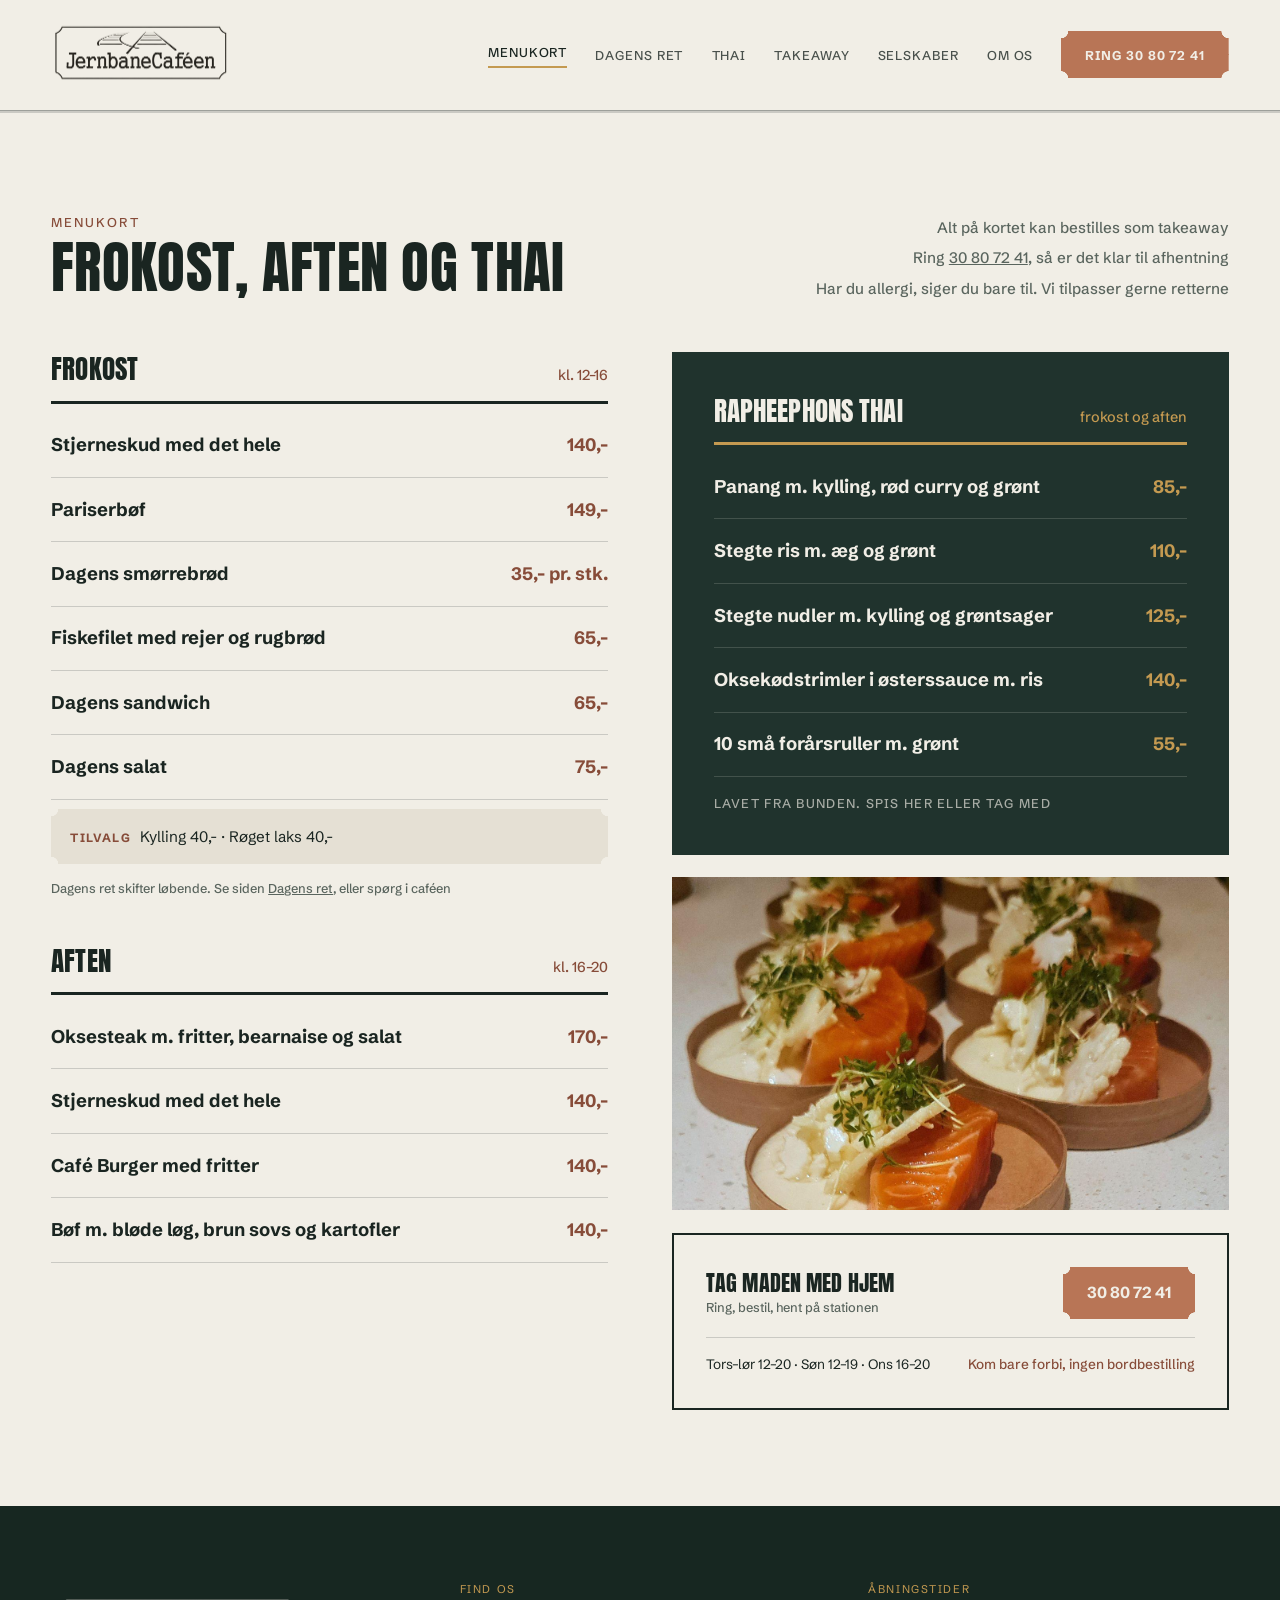
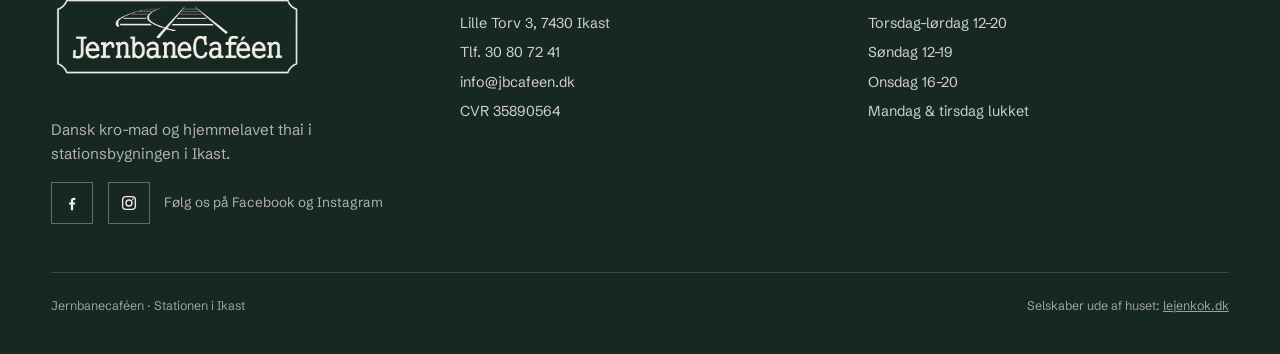
<file: menu.html>
<!doctype html>
<html lang="da">
<head>
  <meta charset="utf-8"><meta name="viewport" content="width=device-width, initial-scale=1">
  <title>Menukort med priser | Jernbanecaféen i Ikast</title>
  <meta name="description" content="Se menukortet på Jernbanecaféen i Ikast: klassisk dansk kro-mad, hjemmelavet thai, frokost, aftenretter og dagens ret.">
  <link rel="canonical" href="https://jbcafeen.dk/menu.html"><meta property="og:type" content="website"><meta property="og:locale" content="da_DK"><meta property="og:site_name" content="Jernbanecaféen"><meta property="og:title" content="Menukort | Jernbanecaféen i Ikast"><meta property="og:description" content="Dansk kro-mad, hjemmelavet thai, frokost og aften på Lille Torv 3 i Ikast."><meta property="og:url" content="https://jbcafeen.dk/menu.html"><meta property="og:image" content="https://jbcafeen.dk/billeder/2026/anretning.jpg"><meta property="og:image:alt" content="Mad fra Jernbanecaféen"><meta name="twitter:card" content="summary_large_image"><link rel="icon" type="image/svg+xml" href="favicon.svg"><link rel="apple-touch-icon" href="apple-touch-icon.png">
  <script type="application/ld+json">{"@context":"https://schema.org","@type":"Menu","@id":"https://jbcafeen.dk/menu.html#menu","name":"Menukort - Jernbanecaféen","inLanguage":"da","mainEntityOfPage":"https://jbcafeen.dk/menu.html","provider":{"@id":"https://jbcafeen.dk/#restaurant"},"hasMenuSection":[{"@type":"MenuSection","name":"Frokost","description":"Kl. 12-16","hasMenuItem":[{"@type":"MenuItem","name":"Stjerneskud med det hele","offers":{"@type":"Offer","price":"140","priceCurrency":"DKK"}},{"@type":"MenuItem","name":"Pariserbøf","offers":{"@type":"Offer","price":"149","priceCurrency":"DKK"}},{"@type":"MenuItem","name":"Dagens smørrebrød (pr. stk.)","offers":{"@type":"Offer","price":"35","priceCurrency":"DKK"}},{"@type":"MenuItem","name":"Fiskefilet med rejer","offers":{"@type":"Offer","price":"65","priceCurrency":"DKK"}},{"@type":"MenuItem","name":"Dagens sandwich","offers":{"@type":"Offer","price":"65","priceCurrency":"DKK"}},{"@type":"MenuItem","name":"Dagens salat","offers":{"@type":"Offer","price":"75","priceCurrency":"DKK"}}]},{"@type":"MenuSection","name":"Aften","description":"Kl. 16-20","hasMenuItem":[{"@type":"MenuItem","name":"Oksesteak m. fritter og bearnaise","offers":{"@type":"Offer","price":"170","priceCurrency":"DKK"}},{"@type":"MenuItem","name":"Café Burger med fritter","offers":{"@type":"Offer","price":"140","priceCurrency":"DKK"}},{"@type":"MenuItem","name":"Bøf m. bløde løg","offers":{"@type":"Offer","price":"140","priceCurrency":"DKK"}}]},{"@type":"MenuSection","name":"Rapheephons thai","hasMenuItem":[{"@type":"MenuItem","name":"Panang m. kylling","offers":{"@type":"Offer","price":"85","priceCurrency":"DKK"}},{"@type":"MenuItem","name":"Stegte ris m. æg og grønt","offers":{"@type":"Offer","price":"110","priceCurrency":"DKK"}},{"@type":"MenuItem","name":"Stegte nudler m. kylling","offers":{"@type":"Offer","price":"125","priceCurrency":"DKK"}},{"@type":"MenuItem","name":"Oksekødstrimler i østerssauce m. ris","offers":{"@type":"Offer","price":"140","priceCurrency":"DKK"}},{"@type":"MenuItem","name":"10 små forårsruller","offers":{"@type":"Offer","price":"55","priceCurrency":"DKK"}}]}]}</script>
  <link rel="preconnect" href="https://fonts.googleapis.com"><link rel="preconnect" href="https://fonts.gstatic.com" crossorigin><link href="https://fonts.googleapis.com/css2?family=Anton&family=Schibsted+Grotesk:ital,wght@0,400;0,500;0,700;1,400&display=swap" rel="stylesheet"><link rel="stylesheet" href="jernbane-2026.css">
</head>
<body>
<a class="skip-link" href="#main">Spring til indhold</a>
<header class="jb-header">
  <a class="jb-logo" href="index.html" aria-label="Jernbanecaféen, forside"><img class="logo-creme" src="billeder/jernbane-logo-creme.png" alt="Jernbanecaféen" width="720" height="349"><img class="logo-lys" src="billeder/jernbane-logo-lys.png" alt="" aria-hidden="true" width="720" height="349"></a>
  <a class="jb-button jb-ring-mobil only-mobile" href="tel:+4530807241">Ring 30 80 72 41</a>
  <button class="jb-menu" type="button" aria-controls="jb-mobile-nav" aria-expanded="false">Menu</button>
  <nav class="jb-nav" aria-label="Hovednavigation">
    <a href="menu.html" aria-current="page">Menukort</a>
    <a href="dagens-ret.html">Dagens ret</a>
    <a href="thai-mad-ikast.html">Thai</a>
    <a href="takeaway.html">Takeaway</a>
    <a href="index.html#selskaber">Selskaber</a>
    <a href="om-os.html">Om os</a>
    <a class="jb-button" href="tel:+4530807241">Ring 30 80 72 41</a>
  </nav>
</header>
<nav id="jb-mobile-nav" class="jb-mobile" aria-label="Mobilnavigation">
  <button class="jb-close" type="button">Luk</button>
  <a href="index.html">Forside</a>
  <a href="menu.html">Menukort</a>
  <a href="dagens-ret.html">Dagens ret</a>
  <a href="thai-mad-ikast.html">Thai</a>
  <a href="takeaway.html">Takeaway</a>
  <a href="index.html#selskaber">Selskaber</a>
  <a href="om-os.html">Om os</a>
  <a href="tel:+4530807241">Ring 30 80 72 41</a>
</nav>

<main id="main">
<section class="jb-pad" data-tone="light" style="padding-bottom: clamp(2rem,4vw,3rem);">
  <div class="jb-wrap" style="display:flex;align-items:flex-end;justify-content:space-between;gap:2.5rem;flex-wrap:wrap;">
    <div>
      <p class="jb-eyebrow">Menukort</p>
      <h1 style="font-size:clamp(2.4rem,4.45vw,4rem);">Frokost, aften og thai</h1>
    </div>
    <div class="jb-datestamp" style="text-align:right;line-height:2;text-transform:none;letter-spacing:normal;font-size:.95rem;">
      Alt p&aring; kortet kan bestilles som takeaway<br>
      Ring <a href="tel:+4530807241">30 80 72 41</a>, s&aring; er det klar til afhentning<br>
      Har du allergi, siger du bare til. Vi tilpasser gerne retterne
    </div>
  </div>
</section>
<section data-tone="light" style="padding-bottom: clamp(3.5rem,8vw,6rem);">
  <div class="jb-wrap s-split top">
    <div>
      <div class="jb-kortheader"><h2 style="font-size:1.7rem;">Frokost</h2><span class="tid">kl. 12&ndash;16</span></div>
      <div class="jb-menuliste">
        <div class="row"><span class="navn">Stjerneskud med det hele</span><span class="pris">140,-</span></div>
        <div class="row"><span class="navn">Pariserb&oslash;f</span><span class="pris">149,-</span></div>
        <div class="row"><span class="navn">Dagens sm&oslash;rrebr&oslash;d</span><span class="pris">35,- pr. stk.</span></div>
        <div class="row"><span class="navn">Fiskefilet med rejer og rugbr&oslash;d</span><span class="pris">65,-</span></div>
        <div class="row"><span class="navn">Dagens sandwich</span><span class="pris">65,-</span></div>
        <div class="row"><span class="navn">Dagens salat</span><span class="pris">75,-</span></div>
      </div>
      <p class="jb-tilvalg"><span class="t">Tilvalg</span>Kylling 40,- &middot; R&oslash;get laks 40,-</p>
      <p class="jb-datestamp" style="margin-top:.9rem;text-transform:none;letter-spacing:normal;">Dagens ret skifter l&oslash;bende. Se siden <a href="dagens-ret.html">Dagens ret</a>, eller sp&oslash;rg i caf&eacute;en</p>
      <div class="jb-kortheader" style="margin-top:2.8rem;"><h2 style="font-size:1.7rem;">Aften</h2><span class="tid">kl. 16&ndash;20</span></div>
      <div class="jb-menuliste">
        <div class="row"><span class="navn">Oksesteak m. fritter, bearnaise og salat</span><span class="pris">170,-</span></div>
        <div class="row"><span class="navn">Stjerneskud med det hele</span><span class="pris">140,-</span></div>
        <div class="row"><span class="navn">Caf&eacute; Burger med fritter</span><span class="pris">140,-</span></div>
        <div class="row"><span class="navn">B&oslash;f m. bl&oslash;de l&oslash;g, brun sovs og kartofler</span><span class="pris">140,-</span></div>
      </div>
    </div>
    <div>
      <div class="jb-thai-panel on-dark">
        <div class="jb-kortheader"><h2 style="font-size:1.7rem;">Rapheephons thai</h2><span class="tid">frokost og aften</span></div>
        <div class="jb-menuliste">
          <div class="row"><span class="navn">Panang m. kylling, r&oslash;d curry og gr&oslash;nt</span><span class="pris">85,-</span></div>
          <div class="row"><span class="navn">Stegte ris m. &aelig;g og gr&oslash;nt</span><span class="pris">110,-</span></div>
          <div class="row"><span class="navn">Stegte nudler m. kylling og gr&oslash;ntsager</span><span class="pris">125,-</span></div>
          <div class="row"><span class="navn">Oksek&oslash;dstrimler i &oslash;sterssauce m. ris</span><span class="pris">140,-</span></div>
          <div class="row"><span class="navn">10 sm&aring; for&aring;rsruller m. gr&oslash;nt</span><span class="pris">55,-</span></div>
        </div>
        <p class="jb-datestamp" style="margin-top:1rem;color:rgba(241,238,230,.65);">Lavet fra bunden. Spis her eller tag med</p>
      </div>
      <div class="figur" style="margin-top:1.4rem;"><img src="billeder/2026/anretning.jpg" alt="Anrettet ret fra køkkenet" loading="lazy" style="height:clamp(240px,26vw,360px);" width="1400" height="1371"></div>
      <div class="jb-boks" style="margin-top:1.4rem;">
        <div class="top">
          <div><h2 style="font-size:1.4rem;">Tag maden med hjem</h2><p class="jb-datestamp" style="text-transform:none;letter-spacing:normal;">Ring, bestil, hent p&aring; stationen</p></div>
          <a class="jb-button" href="tel:+4530807241">30 80 72 41</a>
        </div>
        <div class="bund"><span>Tors&ndash;l&oslash;r 12&ndash;20 &middot; S&oslash;n 12&ndash;19 &middot; Ons 16&ndash;20</span><span class="frem">Kom bare forbi, ingen bordbestilling</span></div>
      </div>
    </div>
  </div>
</section>
</main>

<footer class="jb-footer" data-tone="dark">
  <div class="jb-footer-grid">
    <div>
      <a class="jb-footer-logo" href="index.html" aria-label="Jernbanecaféen, forside"><img src="billeder/jernbane-logo-creme.png" alt="Jernbanecaféen" width="720" height="349"></a>
      <p class="om">Dansk kro-mad og hjemmelavet thai i stationsbygningen i Ikast.</p>
      <div class="jb-some">
        <a href="https://www.facebook.com/profile.php?id=100094077635043" target="_blank" rel="noopener" aria-label="Jernbanecaféen på Facebook"><svg width="18" height="18" viewBox="0 0 24 24" aria-hidden="true"><path d="M13.5 21.5v-7.4h2.5l.4-2.9h-2.9V9.3c0-.85.24-1.43 1.46-1.43h1.55V5.27c-.27-.04-1.19-.12-2.26-.12-2.24 0-3.77 1.37-3.77 3.88v2.17H8v2.9h2.47v7.4z" fill="currentColor"></path></svg></a>
        <a href="https://www.instagram.com/jernbanecafeen_7430_ikast/" target="_blank" rel="noopener" aria-label="Jernbanecaféen på Instagram"><svg width="18" height="18" viewBox="0 0 24 24" fill="none" stroke="currentColor" stroke-width="1.8" aria-hidden="true"><rect x="3.5" y="3.5" width="17" height="17" rx="4.5"></rect><circle cx="12" cy="12" r="4"></circle><circle cx="17.2" cy="6.8" r="1.1" fill="currentColor" stroke="none"></circle></svg></a>
        <span class="txt">F&oslash;lg os p&aring; Facebook og Instagram</span>
      </div>
    </div>
    <div class="kol">
      <p class="t">Find os</p>
      Lille Torv 3, 7430 Ikast<br>
      <a href="tel:+4530807241">Tlf. 30 80 72 41</a><br>
      <a href="mailto:info@jbcafeen.dk">info@jbcafeen.dk</a><br>
      CVR 35890564
    </div>
    <div class="kol">
      <p class="t">&Aring;bningstider</p>
      Torsdag&ndash;l&oslash;rdag 12&ndash;20<br>
      S&oslash;ndag 12&ndash;19<br>
      Onsdag 16&ndash;20<br>
      Mandag &amp; tirsdag lukket
    </div>
  </div>
  <div class="jb-footer-bund">
    <span>Jernbanecaf&eacute;en &middot; Stationen i Ikast</span>
    <span>Selskaber ude af huset: <a href="https://lejenkok.dk/">lejenkok.dk</a></span>
  </div>
</footer>
<script src="jernbane-2026.js" defer></script>
</body>
</html>
</file>
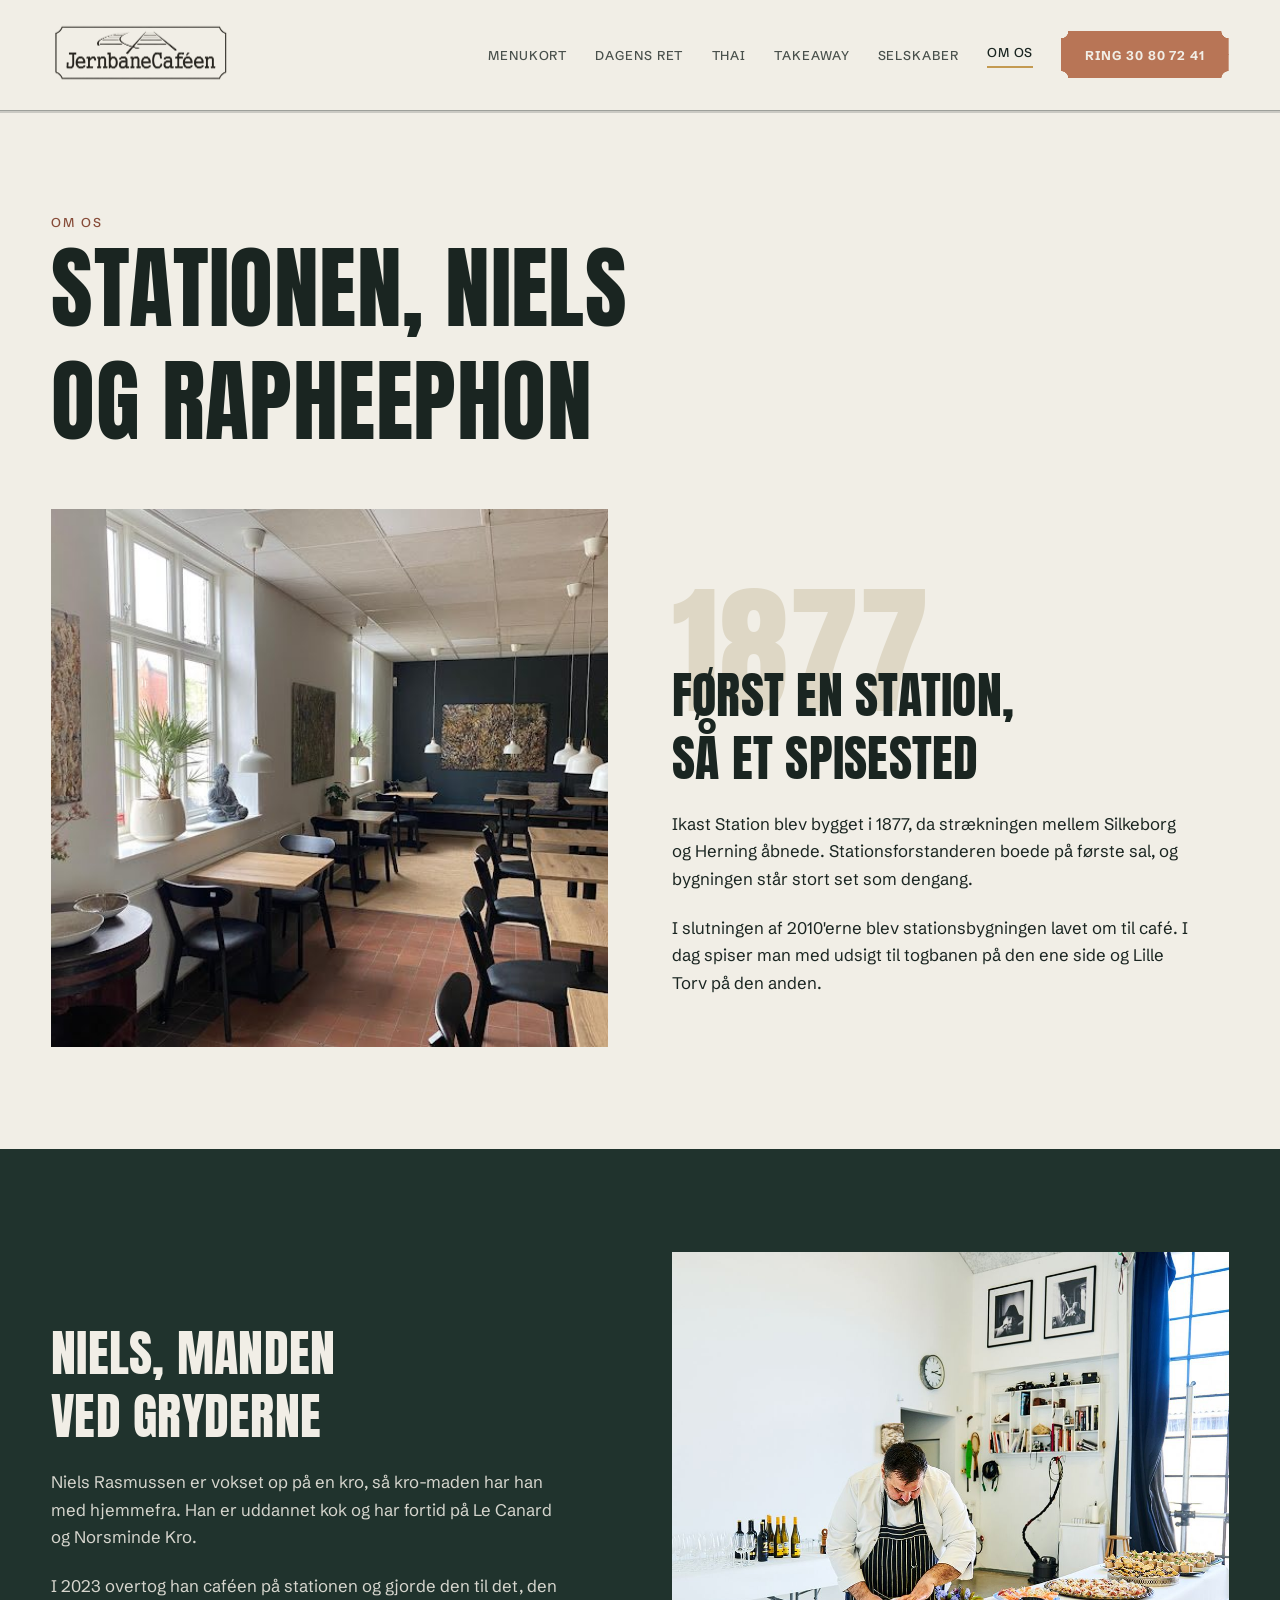
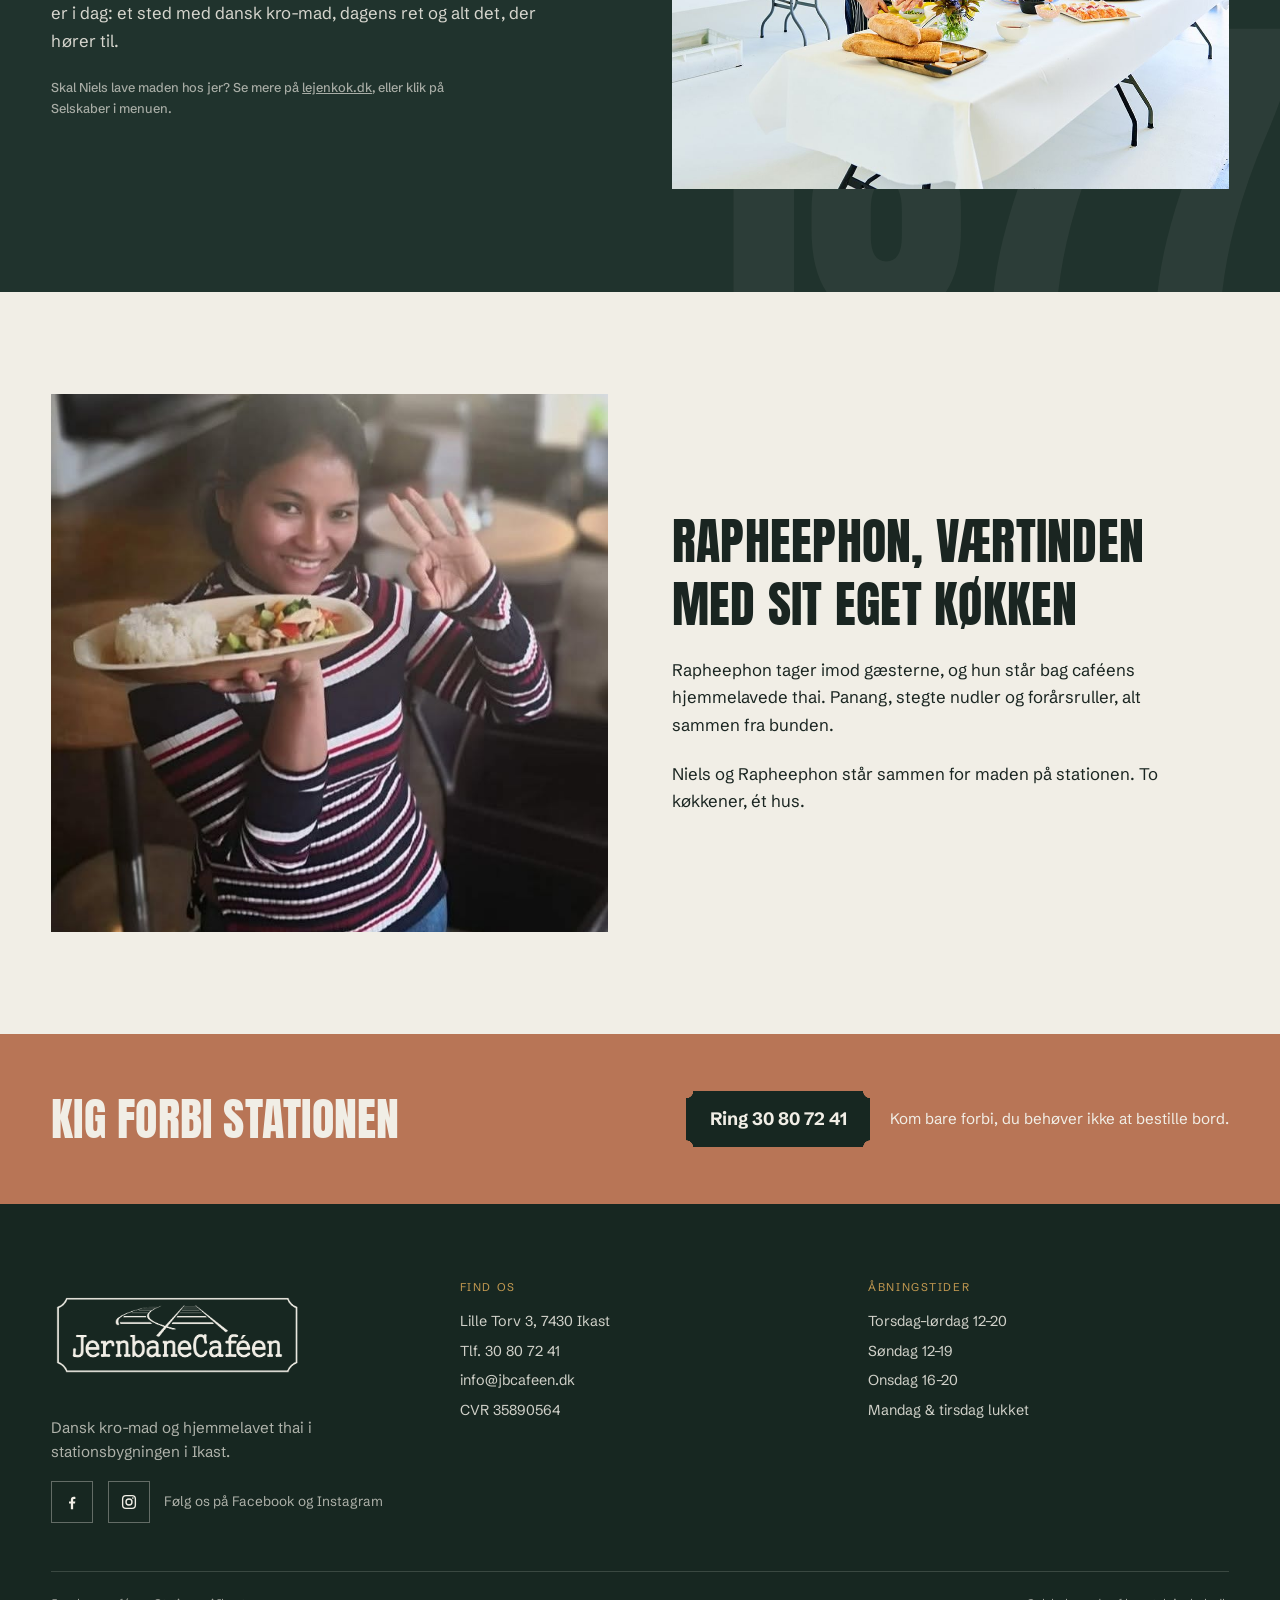
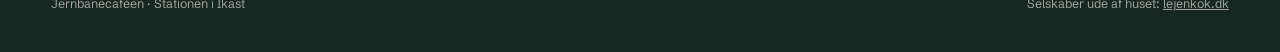
<file: om-os.html>
<!doctype html>
<html lang="da">
<head>
  <meta charset="utf-8"><meta name="viewport" content="width=device-width, initial-scale=1">
  <title>Om Jernbanecaféen | Stationscafé i Ikast</title>
  <meta name="description" content="Mød Niels og Rapheephon, og læs om Jernbanecaféen i den historiske stationsbygning fra 1877 på Lille Torv 3 i Ikast.">
  <link rel="canonical" href="https://jbcafeen.dk/om-os.html"><meta property="og:type" content="website"><meta property="og:locale" content="da_DK"><meta property="og:site_name" content="Jernbanecaféen"><meta property="og:title" content="Om Jernbanecaféen | Stationscafé i Ikast"><meta property="og:description" content="Mød Niels og Rapheephon og historien om stationscaféen i Ikast."><meta property="og:url" content="https://jbcafeen.dk/om-os.html"><meta property="og:image" content="https://jbcafeen.dk/billeder/2026/interior.jpg"><meta property="og:image:alt" content="Interiør i Jernbanecaféen"><meta name="twitter:card" content="summary_large_image"><link rel="icon" type="image/svg+xml" href="favicon.svg"><link rel="apple-touch-icon" href="apple-touch-icon.png">
  <script type="application/ld+json">{"@context":"https://schema.org","@type":"AboutPage","@id":"https://jbcafeen.dk/om-os.html","url":"https://jbcafeen.dk/om-os.html","name":"Om Jernbanecaféen","about":{"@type":"Restaurant","name":"Jernbanecaféen","address":{"@type":"PostalAddress","streetAddress":"Lille Torv 3","postalCode":"7430","addressLocality":"Ikast","addressCountry":"DK"}},"mainEntity":[{"@type":"Person","@id":"https://lejenkok.dk/#niels","name":"Niels Rasmussen","jobTitle":"Kok","worksFor":{"@id":"https://jbcafeen.dk/#restaurant"}},{"@type":"Person","name":"Rapheephon Rasmussen"}]}</script>
  <link rel="preconnect" href="https://fonts.googleapis.com"><link rel="preconnect" href="https://fonts.gstatic.com" crossorigin><link href="https://fonts.googleapis.com/css2?family=Anton&family=Schibsted+Grotesk:ital,wght@0,400;0,500;0,700;1,400&display=swap" rel="stylesheet"><link rel="stylesheet" href="jernbane-2026.css">
</head>
<body>
<a class="skip-link" href="#main">Spring til indhold</a>
<header class="jb-header">
  <a class="jb-logo" href="index.html" aria-label="Jernbanecaféen, forside"><img class="logo-creme" src="billeder/jernbane-logo-creme.png" alt="Jernbanecaféen" width="720" height="349"><img class="logo-lys" src="billeder/jernbane-logo-lys.png" alt="" aria-hidden="true" width="720" height="349"></a>
  <a class="jb-button jb-ring-mobil only-mobile" href="tel:+4530807241">Ring 30 80 72 41</a>
  <button class="jb-menu" type="button" aria-controls="jb-mobile-nav" aria-expanded="false">Menu</button>
  <nav class="jb-nav" aria-label="Hovednavigation">
    <a href="menu.html">Menukort</a>
    <a href="dagens-ret.html">Dagens ret</a>
    <a href="thai-mad-ikast.html">Thai</a>
    <a href="takeaway.html">Takeaway</a>
    <a href="index.html#selskaber">Selskaber</a>
    <a href="om-os.html" aria-current="page">Om os</a>
    <a class="jb-button" href="tel:+4530807241">Ring 30 80 72 41</a>
  </nav>
</header>
<nav id="jb-mobile-nav" class="jb-mobile" aria-label="Mobilnavigation">
  <button class="jb-close" type="button">Luk</button>
  <a href="index.html">Forside</a>
  <a href="menu.html">Menukort</a>
  <a href="dagens-ret.html">Dagens ret</a>
  <a href="thai-mad-ikast.html">Thai</a>
  <a href="takeaway.html">Takeaway</a>
  <a href="index.html#selskaber">Selskaber</a>
  <a href="om-os.html">Om os</a>
  <a href="tel:+4530807241">Ring 30 80 72 41</a>
</nav>

<main id="main">
<section class="jb-pad" data-tone="light" style="padding-bottom: clamp(2rem,4vw,3.5rem);">
  <div class="jb-wrap">
    <p class="jb-eyebrow">Om os</p>
    <h1 style="font-size:clamp(2.8rem,7vw,6rem);max-width:14ch;">Stationen, Niels og Rapheephon</h1>
  </div>
</section>
<section data-tone="light" style="padding-bottom: clamp(3.5rem,8vw,6.5rem);">
  <div class="jb-wrap s-split">
    <div class="figur reveal"><img src="billeder/2026/interior.jpg" alt="Caféens lokale med borde og kunst på væggene" loading="lazy" width="680" height="510"></div>
    <div class="s-copy reveal" data-delay="1">
      <p class="jb-ghosttal" aria-hidden="true">1877</p>
      <h2 class="h2-sm">F&oslash;rst en station, s&aring; et spisested</h2>
      <p>Ikast Station blev bygget i 1877, da str&aelig;kningen mellem Silkeborg og Herning &aring;bnede. Stationsforstanderen boede p&aring; f&oslash;rste sal, og bygningen st&aring;r stort set som dengang.</p>
      <p>I slutningen af 2010'erne blev stationsbygningen lavet om til caf&eacute;. I dag spiser man med udsigt til togbanen p&aring; den ene side og Lille Torv p&aring; den anden.</p>
    </div>
  </div>
</section>
<section class="on-dark jb-pad jb-har-ghost" data-tone="dark">
  <p class="jb-ghostbg" aria-hidden="true">1877</p>
  <div class="jb-wrap s-split">
    <div class="s-copy reveal">
      <h2 class="h2-sm">Niels, manden ved gryderne</h2>
      <p>Niels Rasmussen er vokset op p&aring; en kro, s&aring; kro-maden har han med hjemmefra. Han er uddannet kok og har fortid p&aring; Le Canard og Norsminde Kro.</p>
      <p>I 2023 overtog han caf&eacute;en p&aring; stationen og gjorde den til det, den er i dag: et sted med dansk kro-mad, dagens ret og alt det, der h&oslash;rer til.</p>
      <p class="jb-datestamp" style="color:rgba(241,238,230,.65);text-transform:none;letter-spacing:normal;">Skal Niels lave maden hos jer? Se mere p&aring; <a href="https://lejenkok.dk/">lejenkok.dk</a>, eller klik p&aring; Selskaber i menuen.</p>
    </div>
    <div class="figur reveal" data-delay="1"><img src="billeder/2026/niels.jpg" alt="Niels i gang med at anrette" loading="lazy" width="1600" height="1068"></div>
  </div>
</section>
<section class="jb-pad" data-tone="light">
  <div class="jb-wrap s-split">
    <div class="figur reveal"><img src="billeder/2026/rapheephon.jpg" alt="Rapheephon Rasmussen, værtinde og thai-kok på Jernbanecaféen" loading="lazy" style="object-position:center 15%;" width="720" height="900"></div>
    <div class="s-copy reveal" data-delay="1">
      <h2 class="h2-sm">Rapheephon, v&aelig;rtinden med sit eget k&oslash;kken</h2>
      <p>Rapheephon tager imod g&aelig;sterne, og hun st&aring;r bag caf&eacute;ens hjemmelavede thai. Panang, stegte nudler og for&aring;rsruller, alt sammen fra bunden.</p>
      <p>Niels og Rapheephon st&aring;r sammen for maden p&aring; stationen. To k&oslash;kkener, &eacute;t hus.</p>
    </div>
  </div>
</section>
<section class="s-ctaband" data-tone="dark">
  <h2>Kig forbi stationen</h2>
  <div class="cta-side">
    <a class="jb-button jb-button-dark" href="tel:+4530807241">Ring 30 80 72 41</a>
    <p class="cta-note">Kom bare forbi, du beh&oslash;ver ikke at bestille bord.</p>
  </div>
</section>
</main>

<footer class="jb-footer" data-tone="dark">
  <div class="jb-footer-grid">
    <div>
      <a class="jb-footer-logo" href="index.html" aria-label="Jernbanecaféen, forside"><img src="billeder/jernbane-logo-creme.png" alt="Jernbanecaféen" width="720" height="349"></a>
      <p class="om">Dansk kro-mad og hjemmelavet thai i stationsbygningen i Ikast.</p>
      <div class="jb-some">
        <a href="https://www.facebook.com/profile.php?id=100094077635043" target="_blank" rel="noopener" aria-label="Jernbanecaféen på Facebook"><svg width="18" height="18" viewBox="0 0 24 24" aria-hidden="true"><path d="M13.5 21.5v-7.4h2.5l.4-2.9h-2.9V9.3c0-.85.24-1.43 1.46-1.43h1.55V5.27c-.27-.04-1.19-.12-2.26-.12-2.24 0-3.77 1.37-3.77 3.88v2.17H8v2.9h2.47v7.4z" fill="currentColor"></path></svg></a>
        <a href="https://www.instagram.com/jernbanecafeen_7430_ikast/" target="_blank" rel="noopener" aria-label="Jernbanecaféen på Instagram"><svg width="18" height="18" viewBox="0 0 24 24" fill="none" stroke="currentColor" stroke-width="1.8" aria-hidden="true"><rect x="3.5" y="3.5" width="17" height="17" rx="4.5"></rect><circle cx="12" cy="12" r="4"></circle><circle cx="17.2" cy="6.8" r="1.1" fill="currentColor" stroke="none"></circle></svg></a>
        <span class="txt">F&oslash;lg os p&aring; Facebook og Instagram</span>
      </div>
    </div>
    <div class="kol">
      <p class="t">Find os</p>
      Lille Torv 3, 7430 Ikast<br>
      <a href="tel:+4530807241">Tlf. 30 80 72 41</a><br>
      <a href="mailto:info@jbcafeen.dk">info@jbcafeen.dk</a><br>
      CVR 35890564
    </div>
    <div class="kol">
      <p class="t">&Aring;bningstider</p>
      Torsdag&ndash;l&oslash;rdag 12&ndash;20<br>
      S&oslash;ndag 12&ndash;19<br>
      Onsdag 16&ndash;20<br>
      Mandag &amp; tirsdag lukket
    </div>
  </div>
  <div class="jb-footer-bund">
    <span>Jernbanecaf&eacute;en &middot; Stationen i Ikast</span>
    <span>Selskaber ude af huset: <a href="https://lejenkok.dk/">lejenkok.dk</a></span>
  </div>
</footer>
<script src="jernbane-2026.js" defer></script>
</body>
</html>
</file>
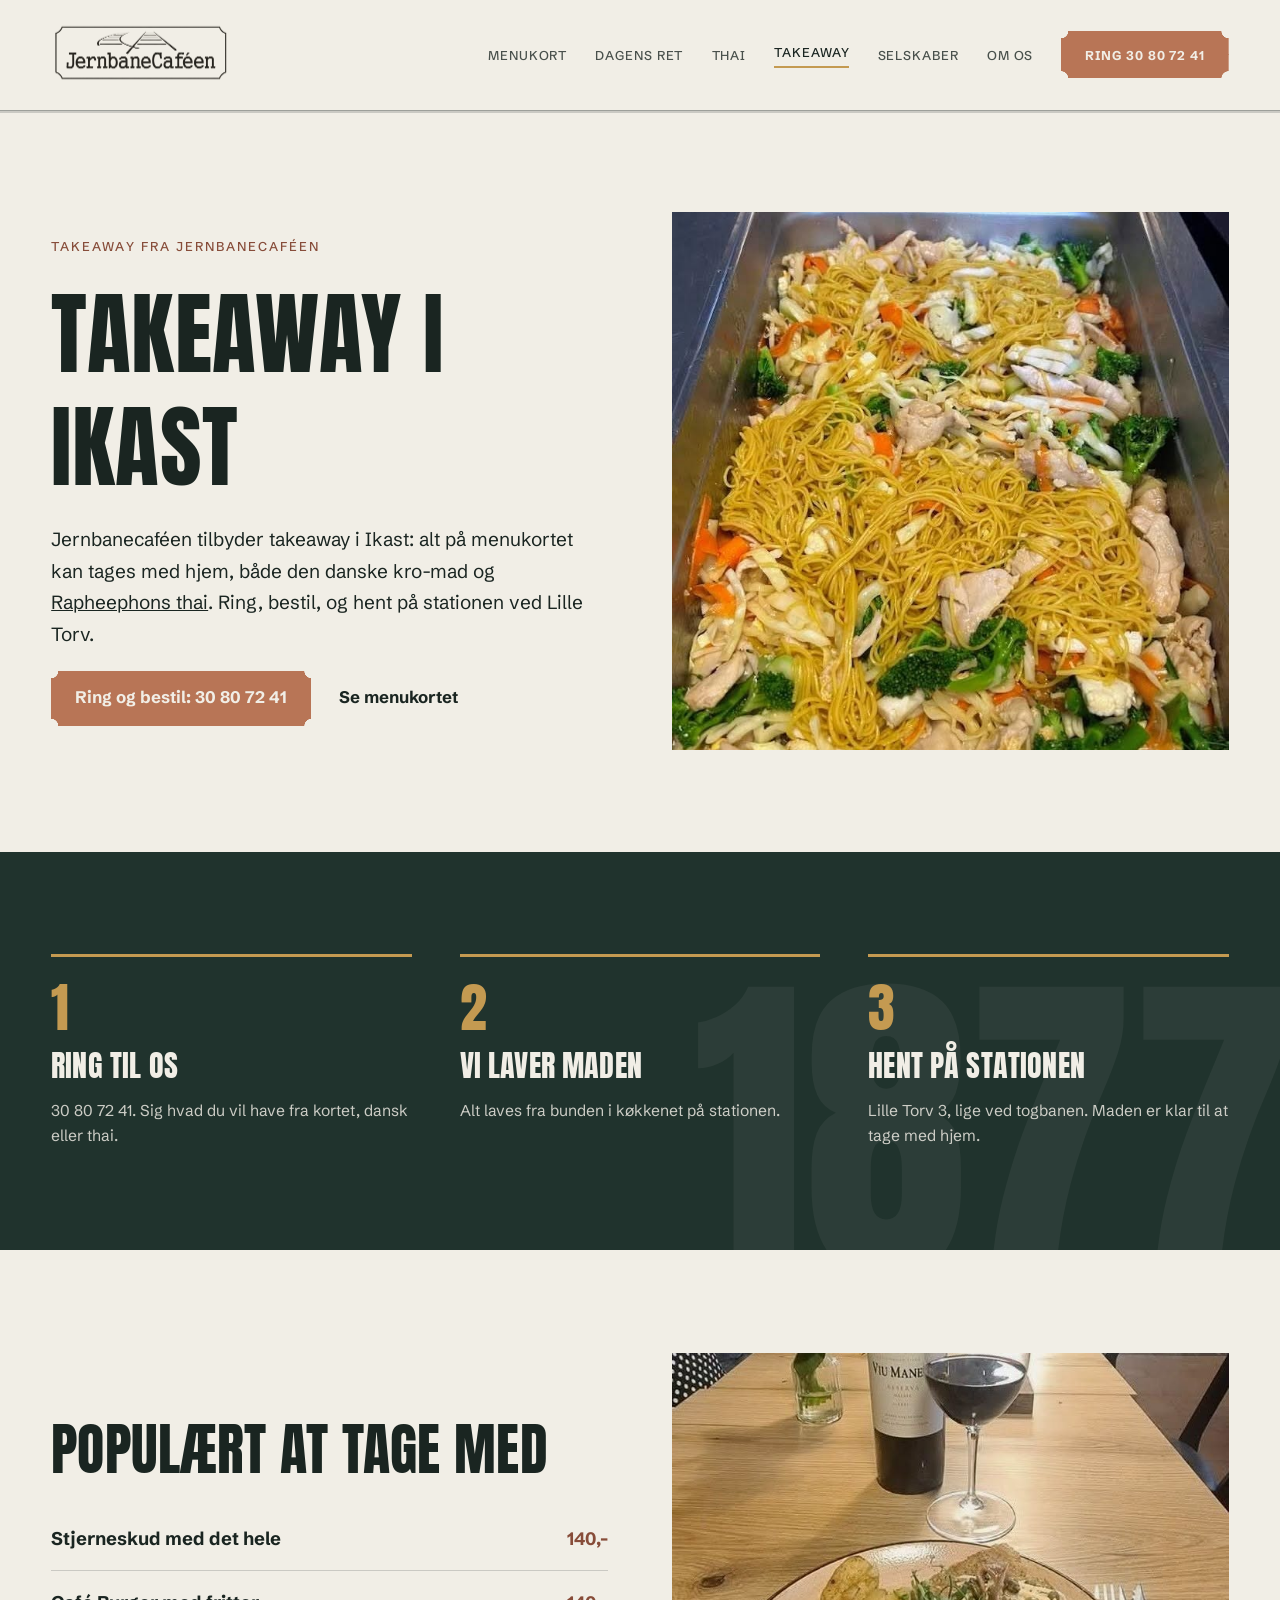
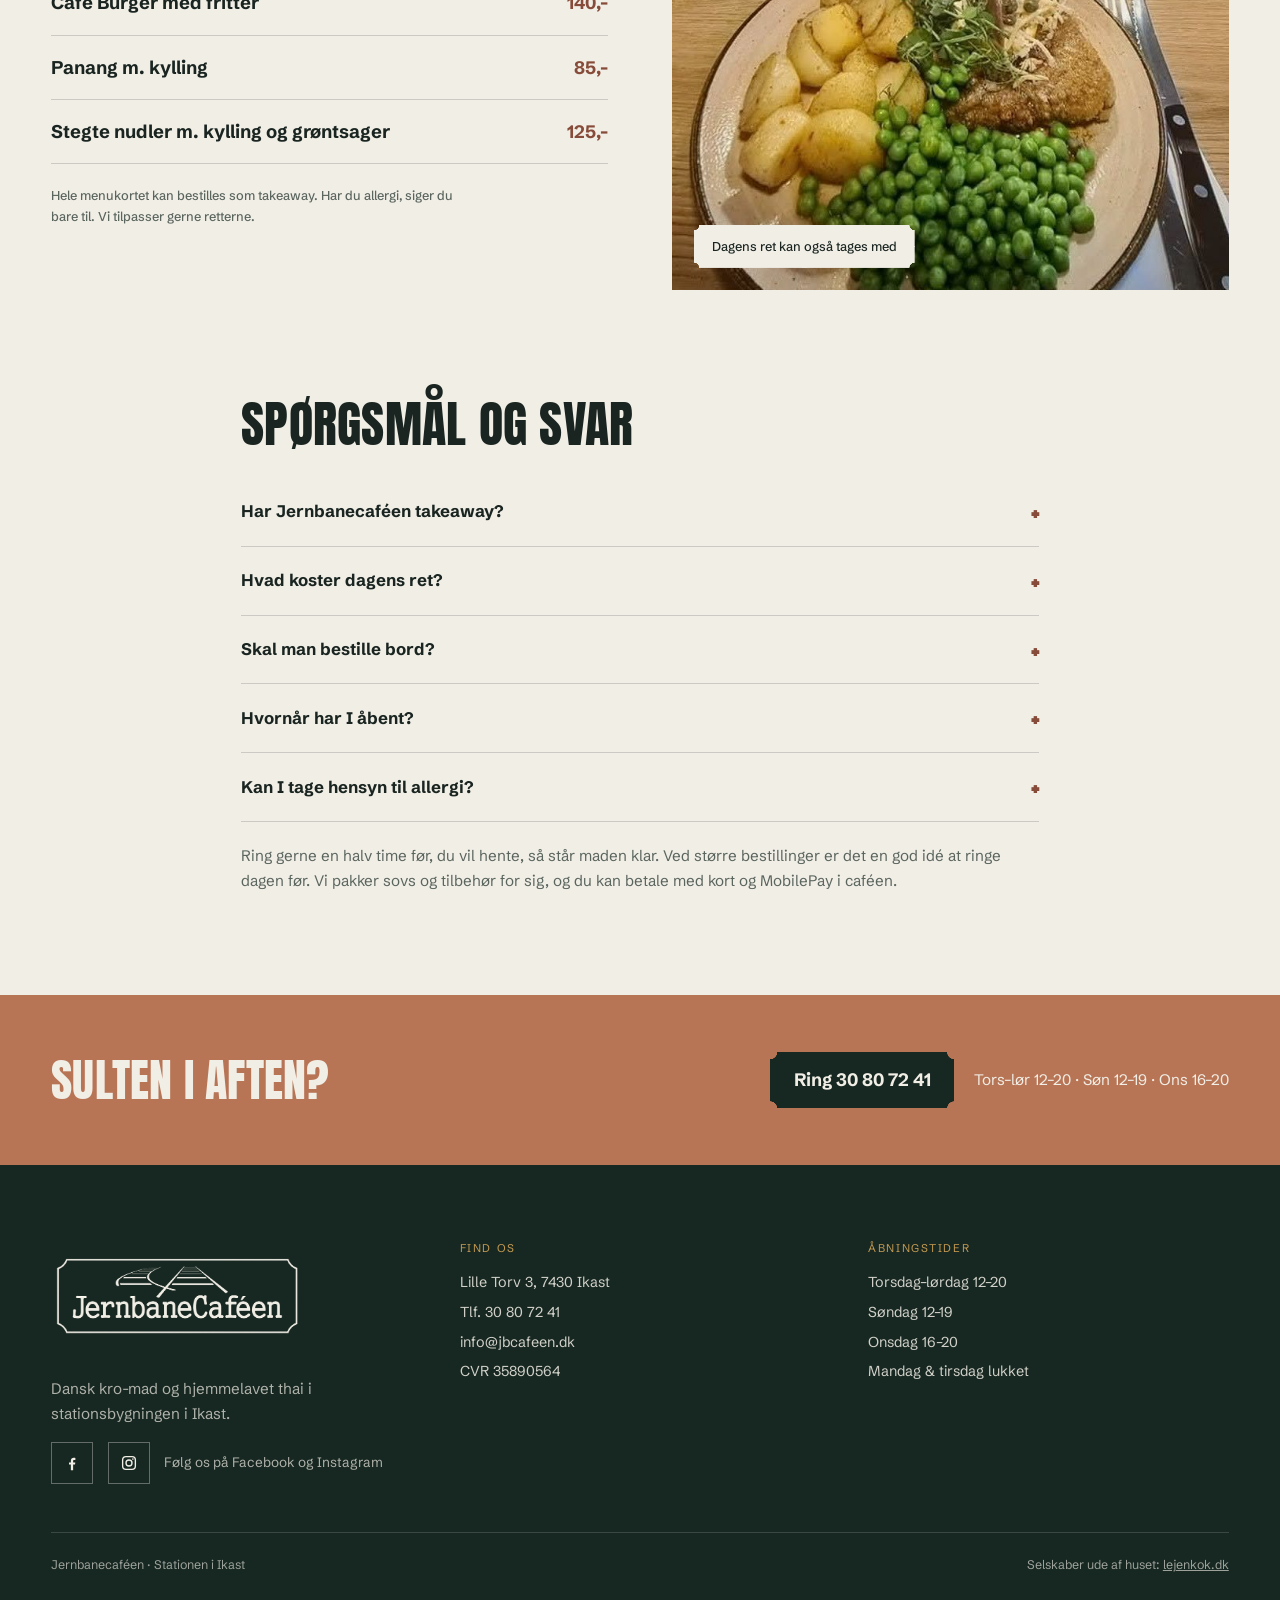
<file: takeaway.html>
<!doctype html>
<html lang="da">
<head>
  <meta charset="utf-8"><meta name="viewport" content="width=device-width, initial-scale=1">
  <title>Takeaway i Ikast | Jernbanecaféen</title>
  <meta name="description" content="Takeaway i Ikast fra Jernbanecaféen: dansk kro-mad og hjemmelavet thai. Ring 30 80 72 41, bestil, og hent på stationen ved Lille Torv.">
  <link rel="canonical" href="https://jbcafeen.dk/takeaway.html"><meta property="og:type" content="website"><meta property="og:locale" content="da_DK"><meta property="og:site_name" content="Jernbanecaféen"><meta property="og:title" content="Takeaway i Ikast | Jernbanecaféen"><meta property="og:description" content="Takeaway i Ikast fra Jernbanecaféen: dansk kro-mad og hjemmelavet thai. Ring 30 80 72 41, bestil, og hent på stationen ved Lille Torv."><meta property="og:url" content="https://jbcafeen.dk/takeaway.html"><meta property="og:image" content="https://jbcafeen.dk/billeder/2026/facade.jpg"><meta property="og:image:alt" content="Stegte nudler fra Jernbanecaféen, klar som takeaway"><meta name="twitter:card" content="summary_large_image"><link rel="icon" type="image/svg+xml" href="favicon.svg"><link rel="apple-touch-icon" href="apple-touch-icon.png">

  <script type="application/ld+json">{"@context":"https://schema.org","@type":"WebPage","@id":"https://jbcafeen.dk/takeaway.html","url":"https://jbcafeen.dk/takeaway.html","name":"Takeaway i Ikast | Jernbanecaféen","inLanguage":"da","about":{"@id":"https://jbcafeen.dk/#restaurant"},"mainEntity":{"@type":"Restaurant","@id":"https://jbcafeen.dk/#restaurant","name":"Jernbanecaféen","telephone":"+45 30 80 72 41","address":{"@type":"PostalAddress","streetAddress":"Lille Torv 3","postalCode":"7430","addressLocality":"Ikast","addressCountry":"DK"},"potentialAction":{"@type":"OrderAction","deliveryMethod":"http://purl.org/goodrelations/v1#DeliveryModePickUp","target":{"@type":"EntryPoint","urlTemplate":"tel:+4530807241"}}}}</script>
<script type="application/ld+json">{"@context":"https://schema.org","@type":"FAQPage","mainEntity":[{"@type":"Question","name":"Har Jernbanecaféen takeaway?","acceptedAnswer":{"@type":"Answer","text":"Ja. Hele menukortet, både dansk kro-mad og thai, kan bestilles som takeaway på 30 80 72 41 og hentes på Lille Torv 3 i Ikast."}},{"@type":"Question","name":"Hvad koster dagens ret i Ikast?","acceptedAnswer":{"@type":"Answer","text":"Dagens ret på Jernbanecaféen koster 135 kr. Retten skifter løbende."}},{"@type":"Question","name":"Skal man bestille bord på Jernbanecaféen?","acceptedAnswer":{"@type":"Answer","text":"Nej. Kom bare forbi, vi finder en plads."}},{"@type":"Question","name":"Hvornår har Jernbanecaféen åbent?","acceptedAnswer":{"@type":"Answer","text":"Onsdag 16-20, torsdag-lørdag 12-20, søndag 12-19. Mandag og tirsdag lukket."}},{"@type":"Question","name":"Kan I tage hensyn til allergi?","acceptedAnswer":{"@type":"Answer","text":"Ja, sig til når du bestiller, så tilpasser vi retten."}}]}</script>
  <link rel="preconnect" href="https://fonts.googleapis.com"><link rel="preconnect" href="https://fonts.gstatic.com" crossorigin><link href="https://fonts.googleapis.com/css2?family=Anton&family=Schibsted+Grotesk:ital,wght@0,400;0,500;0,700;1,400&display=swap" rel="stylesheet"><link rel="stylesheet" href="jernbane-2026.css"></head>
<body>
<a class="skip-link" href="#main">Spring til indhold</a>
<header class="jb-header">
  <a class="jb-logo" href="index.html" aria-label="Jernbanecaféen, forside"><img class="logo-creme" src="billeder/jernbane-logo-creme.png" alt="Jernbanecaféen" width="720" height="349"><img class="logo-lys" src="billeder/jernbane-logo-lys.png" alt="" aria-hidden="true" width="720" height="349"></a>
  <a class="jb-button jb-ring-mobil only-mobile" href="tel:+4530807241">Ring 30 80 72 41</a>
  <button class="jb-menu" type="button" aria-controls="jb-mobile-nav" aria-expanded="false">Menu</button>
  <nav class="jb-nav" aria-label="Hovednavigation">
    <a href="menu.html">Menukort</a>
    <a href="dagens-ret.html">Dagens ret</a>
    <a href="thai-mad-ikast.html">Thai</a>
    <a href="takeaway.html" aria-current="page">Takeaway</a>
    <a href="index.html#selskaber">Selskaber</a>
    <a href="om-os.html">Om os</a>
    <a class="jb-button" href="tel:+4530807241">Ring 30 80 72 41</a>
  </nav>
</header>
<nav id="jb-mobile-nav" class="jb-mobile" aria-label="Mobilnavigation">
  <button class="jb-close" type="button">Luk</button>
  <a href="index.html">Forside</a>
  <a href="menu.html">Menukort</a>
  <a href="dagens-ret.html">Dagens ret</a>
  <a href="thai-mad-ikast.html">Thai</a>
  <a href="takeaway.html">Takeaway</a>
  <a href="index.html#selskaber">Selskaber</a>
  <a href="om-os.html">Om os</a>
  <a href="tel:+4530807241">Ring 30 80 72 41</a>
</nav>

<main id="main">
<section class="jb-pad" data-tone="light">
  <div class="jb-wrap s-split">
    <div class="s-copy reveal">
      <p class="jb-eyebrow">Takeaway fra Jernbanecaf&eacute;en</p>
      <h1 style="font-size:clamp(2.8rem,7vw,6rem);">Takeaway i Ikast</h1>
      <p style="font-size:1.19rem;">Jernbanecaféen tilbyder takeaway i Ikast: alt p&aring; menukortet kan tages med hjem, b&aring;de den danske kro-mad og <a href="thai-mad-ikast.html">Rapheephons thai</a>. Ring, bestil, og hent p&aring; stationen ved Lille Torv.</p>
      <p><a class="jb-button" href="tel:+4530807241">Ring og bestil: 30 80 72 41</a> <a class="jb-button jb-button-outline" href="menu.html" style="color:var(--ink)!important">Se menukortet</a></p>
    </div>
    <div class="figur reveal" data-delay="1"><img src="billeder/2026/nudler.jpg" alt="Stegte nudler, klar som takeaway" fetchpriority="high" width="720" height="868"></div>
  </div>
</section>
<section class="on-dark jb-pad jb-har-ghost" data-tone="dark">
  <p class="jb-ghostbg" aria-hidden="true">1877</p>
  <div class="jb-wrap jb-steps">
    <div class="reveal"><p class="nr">1</p><h3>Ring til os</h3><p>30 80 72 41. Sig hvad du vil have fra kortet, dansk eller thai.</p></div>
    <div class="reveal" data-delay="1"><p class="nr">2</p><h3>Vi laver maden</h3><p>Alt laves fra bunden i k&oslash;kkenet p&aring; stationen.</p></div>
    <div class="reveal" data-delay="2"><p class="nr">3</p><h3>Hent p&aring; stationen</h3><p>Lille Torv 3, lige ved togbanen. Maden er klar til at tage med hjem.</p></div>
  </div>
</section>
<section class="jb-pad" data-tone="light">
  <div class="jb-wrap s-split">
    <div class="s-copy reveal">
      <h2>Popul&aelig;rt at tage med</h2>
      <div class="jb-menuliste">
        <div class="row"><span class="navn">Stjerneskud med det hele</span><span class="pris">140,-</span></div>
        <div class="row"><span class="navn">Caf&eacute; Burger med fritter</span><span class="pris">140,-</span></div>
        <div class="row"><span class="navn">Panang m. kylling</span><span class="pris">85,-</span></div>
        <div class="row"><span class="navn">Stegte nudler m. kylling og gr&oslash;ntsager</span><span class="pris">125,-</span></div>
      </div>
      <p class="jb-datestamp" style="text-transform:none;letter-spacing:normal;">Hele menukortet kan bestilles som takeaway. Har du allergi, siger du bare til. Vi tilpasser gerne retterne.</p>
    </div>
    <div class="figur reveal" data-delay="1">
      <img src="billeder/2026/schnitzel.jpg" alt="Wienerschnitzel med kartofler og ærter" loading="lazy" width="708" height="842">
      <p class="chip">Dagens ret kan ogs&aring; tages med</p>
    </div>
  </div>
</section>
<section class="jb-pad" data-tone="light" aria-labelledby="faq-title" style="padding-top:0;">
  <div class="jb-wrap" style="max-width:900px;">
    <h2 id="faq-title" class="h2-sm" style="margin-bottom:1.4rem;">Sp&oslash;rgsm&aring;l og svar</h2>
    <div class="jb-faq">
      <details><summary>Har Jernbanecaf&eacute;en takeaway?</summary><p>Ja. Hele menukortet, b&aring;de dansk kro-mad og thai, kan bestilles som takeaway p&aring; <a href="tel:+4530807241">30 80 72 41</a> og hentes p&aring; Lille Torv 3 i Ikast.</p></details>
      <details><summary>Hvad koster dagens ret?</summary><p>Dagens ret koster 135 kr. Retten skifter l&oslash;bende, f&oslash;lg med p&aring; <a href="dagens-ret.html">Dagens ret</a> eller Facebook.</p></details>
      <details><summary>Skal man bestille bord?</summary><p>Nej. Kom bare forbi, vi finder en plads.</p></details>
      <details><summary>Hvorn&aring;r har I &aring;bent?</summary><p>Onsdag 16&ndash;20, torsdag&ndash;l&oslash;rdag 12&ndash;20, s&oslash;ndag 12&ndash;19. Mandag og tirsdag lukket.</p></details>
      <details><summary>Kan I tage hensyn til allergi?</summary><p>Ja, sig til n&aring;r du bestiller, s&aring; tilpasser vi retten.</p></details>
    </div>
    <p style="margin-top:1.4rem;font-size:.95rem;color:var(--muted);">Ring gerne en halv time f&oslash;r, du vil hente, s&aring; st&aring;r maden klar. Ved st&oslash;rre bestillinger er det en god id&eacute; at ringe dagen f&oslash;r. Vi pakker sovs og tilbeh&oslash;r for sig, og du kan betale med kort og MobilePay i caf&eacute;en.</p>
  </div>
</section>

<section class="s-ctaband" data-tone="dark">
  <h2>Sulten i aften?</h2>
  <div class="cta-side">
    <a class="jb-button jb-button-dark" href="tel:+4530807241">Ring 30 80 72 41</a>
    <p class="cta-note">Tors&ndash;l&oslash;r 12&ndash;20 &middot; S&oslash;n 12&ndash;19 &middot; Ons 16&ndash;20</p>
  </div>
</section>
</main>

<footer class="jb-footer" data-tone="dark">
  <div class="jb-footer-grid">
    <div>
      <a class="jb-footer-logo" href="index.html" aria-label="Jernbanecaféen, forside"><img src="billeder/jernbane-logo-creme.png" alt="Jernbanecaféen" width="720" height="349"></a>
      <p class="om">Dansk kro-mad og hjemmelavet thai i stationsbygningen i Ikast.</p>
      <div class="jb-some">
        <a href="https://www.facebook.com/profile.php?id=100094077635043" target="_blank" rel="noopener" aria-label="Jernbanecaféen på Facebook"><svg width="18" height="18" viewBox="0 0 24 24" aria-hidden="true"><path d="M13.5 21.5v-7.4h2.5l.4-2.9h-2.9V9.3c0-.85.24-1.43 1.46-1.43h1.55V5.27c-.27-.04-1.19-.12-2.26-.12-2.24 0-3.77 1.37-3.77 3.88v2.17H8v2.9h2.47v7.4z" fill="currentColor"></path></svg></a>
        <a href="https://www.instagram.com/jernbanecafeen_7430_ikast/" target="_blank" rel="noopener" aria-label="Jernbanecaféen på Instagram"><svg width="18" height="18" viewBox="0 0 24 24" fill="none" stroke="currentColor" stroke-width="1.8" aria-hidden="true"><rect x="3.5" y="3.5" width="17" height="17" rx="4.5"></rect><circle cx="12" cy="12" r="4"></circle><circle cx="17.2" cy="6.8" r="1.1" fill="currentColor" stroke="none"></circle></svg></a>
        <span class="txt">F&oslash;lg os p&aring; Facebook og Instagram</span>
      </div>
    </div>
    <div class="kol">
      <p class="t">Find os</p>
      Lille Torv 3, 7430 Ikast<br>
      <a href="tel:+4530807241">Tlf. 30 80 72 41</a><br>
      <a href="mailto:info@jbcafeen.dk">info@jbcafeen.dk</a><br>
      CVR 35890564
    </div>
    <div class="kol">
      <p class="t">&Aring;bningstider</p>
      Torsdag&ndash;l&oslash;rdag 12&ndash;20<br>
      S&oslash;ndag 12&ndash;19<br>
      Onsdag 16&ndash;20<br>
      Mandag &amp; tirsdag lukket
    </div>
  </div>
  <div class="jb-footer-bund">
    <span>Jernbanecaf&eacute;en &middot; Stationen i Ikast</span>
    <span>Selskaber ude af huset: <a href="https://lejenkok.dk/">lejenkok.dk</a></span>
  </div>
</footer>
<script src="jernbane-2026.js" defer></script>
</body>
</html>
</file>
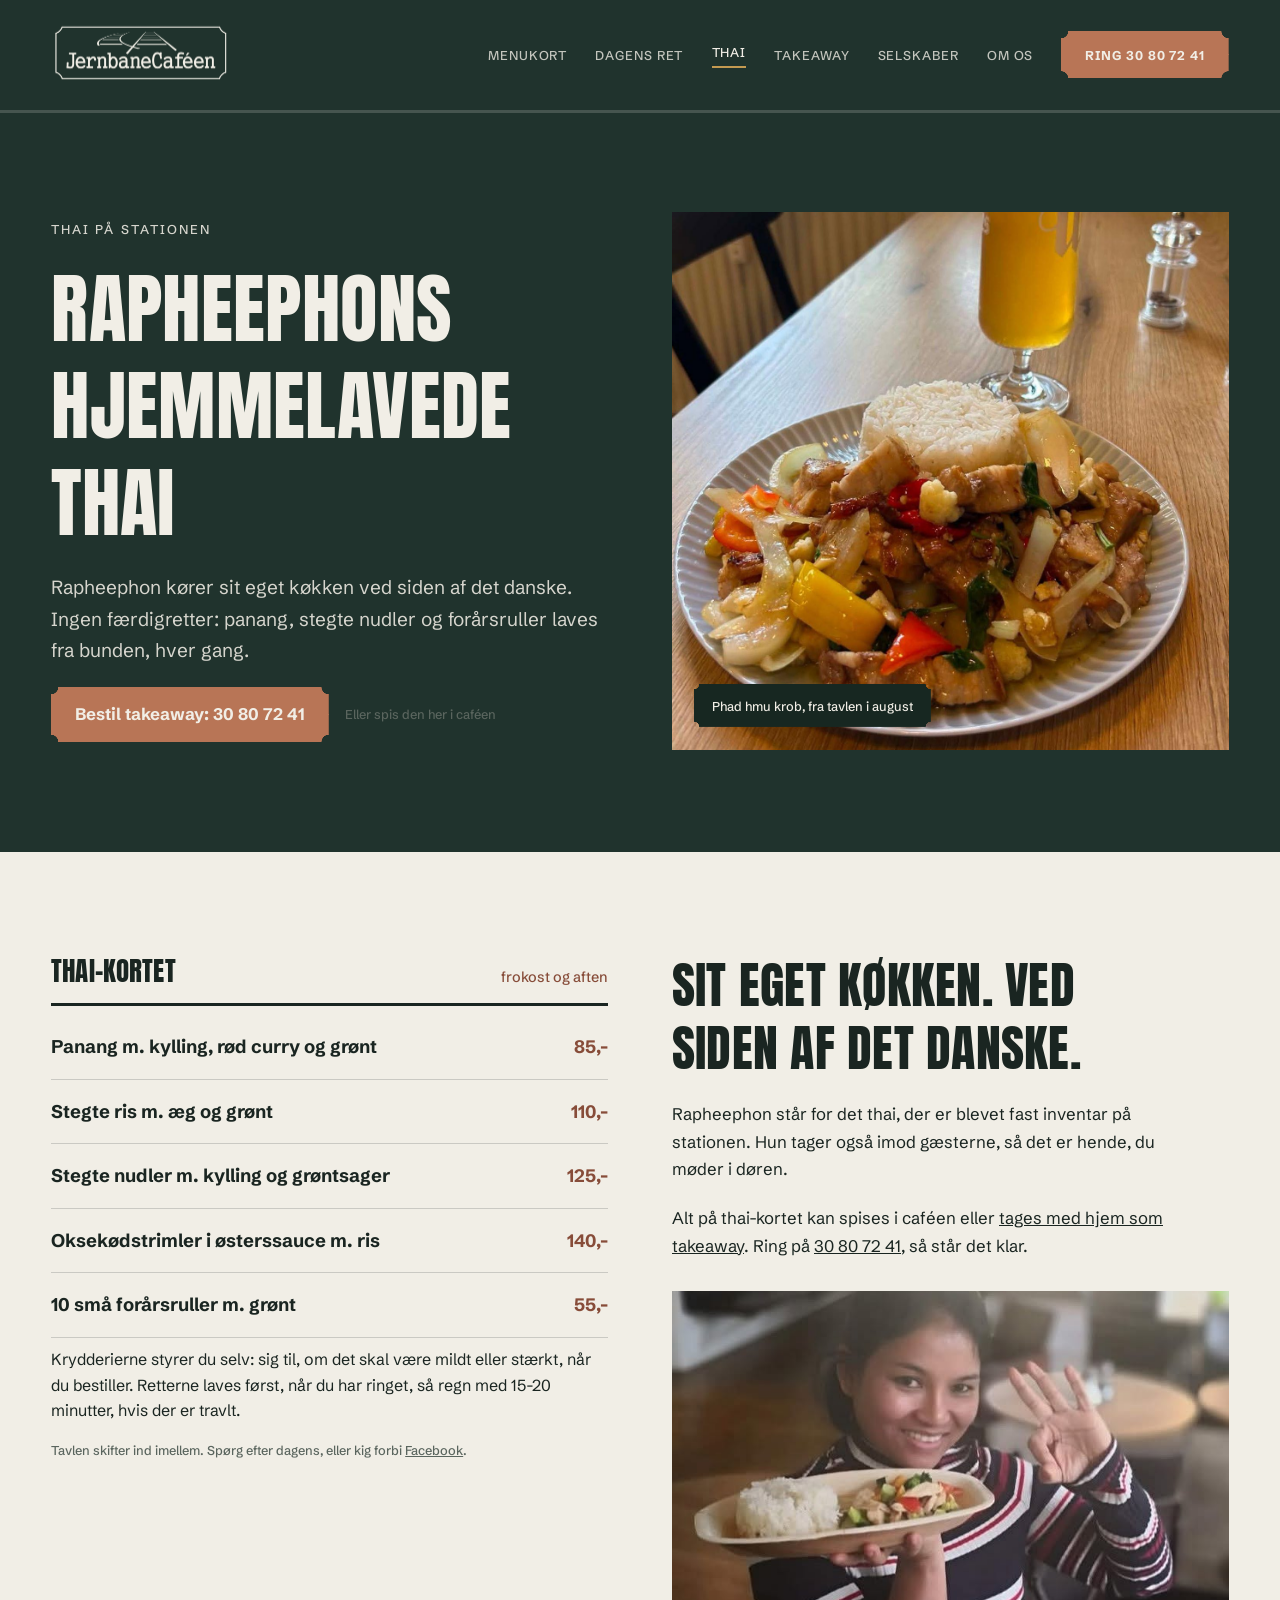
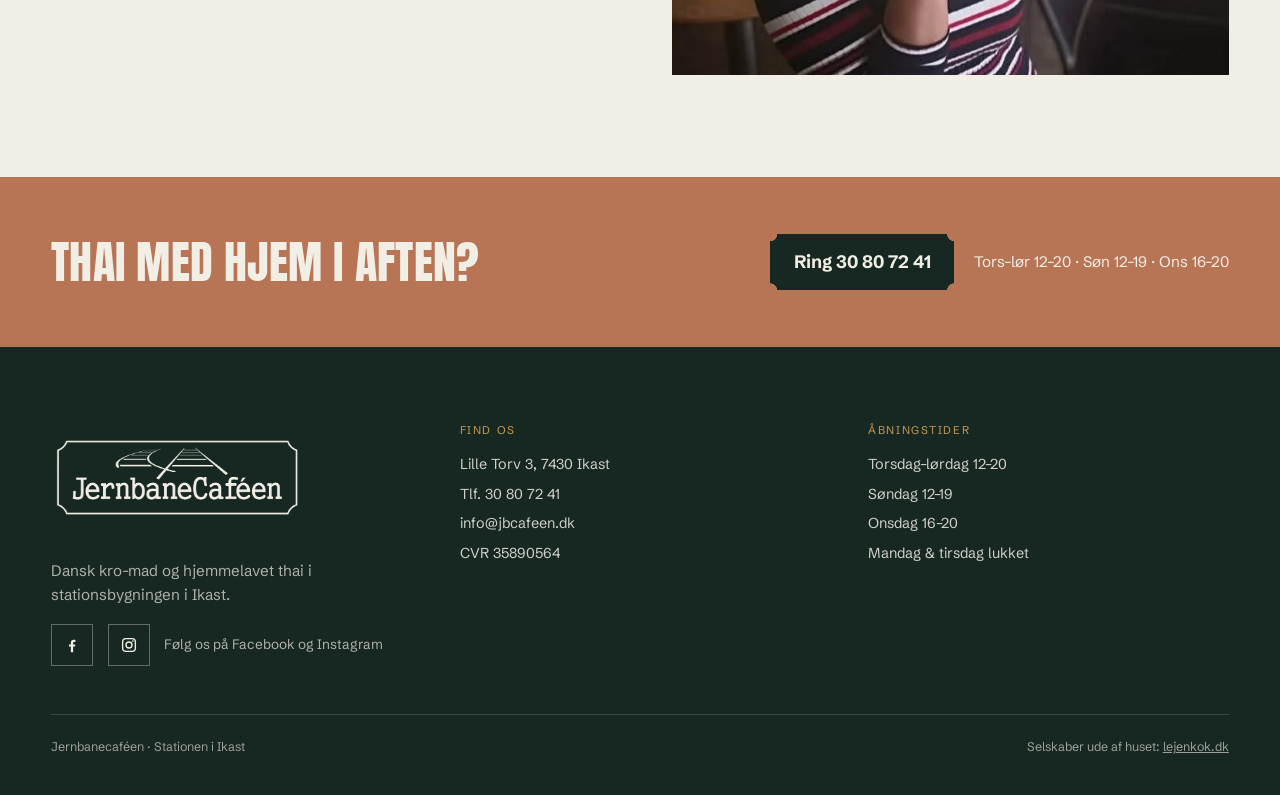
<file: thai-mad-ikast.html>
<!doctype html>
<html lang="da">
<head>
  <meta charset="utf-8"><meta name="viewport" content="width=device-width, initial-scale=1">
  <title>Thai mad i Ikast | Hjemmelavet thai på Jernbanecaféen</title>
  <meta name="description" content="Find hjemmelavet thai mad i Ikast på Jernbanecaféen. Rapheephons thailandske hverdagsmad kan spises i caféen eller bestilles som takeaway.">
  <link rel="canonical" href="https://jbcafeen.dk/thai-mad-ikast.html"><meta property="og:type" content="website"><meta property="og:locale" content="da_DK"><meta property="og:site_name" content="Jernbanecaféen"><meta property="og:title" content="Thai mad i Ikast | Hjemmelavet thai på Jernbanecaféen"><meta property="og:description" content="Hjemmelavet thai mad i Ikast med Rapheephon: panang, stegte ris, nudler og thailandsk hverdagsmad."><meta property="og:url" content="https://jbcafeen.dk/thai-mad-ikast.html"><meta property="og:image" content="https://jbcafeen.dk/billeder/2026/thai.jpg"><meta property="og:image:alt" content="Mad fra Jernbanecaféens thai-køkken"><meta name="twitter:card" content="summary_large_image"><link rel="icon" type="image/svg+xml" href="favicon.svg"><link rel="apple-touch-icon" href="apple-touch-icon.png">
  <script type="application/ld+json">{"@context":"https://schema.org","@type":"WebPage","@id":"https://jbcafeen.dk/thai-mad-ikast.html","url":"https://jbcafeen.dk/thai-mad-ikast.html","name":"Thai mad i Ikast | Hjemmelavet thai på Jernbanecaféen","description":"Hjemmelavet thai mad i Ikast.","about":{"@type":"Restaurant","name":"Jernbanecaféen","servesCuisine":"Thai","address":{"@type":"PostalAddress","streetAddress":"Lille Torv 3","postalCode":"7430","addressLocality":"Ikast","addressCountry":"DK"}}}</script>
  <link rel="preconnect" href="https://fonts.googleapis.com"><link rel="preconnect" href="https://fonts.gstatic.com" crossorigin><link href="https://fonts.googleapis.com/css2?family=Anton&family=Schibsted+Grotesk:ital,wght@0,400;0,500;0,700;1,400&display=swap" rel="stylesheet"><link rel="stylesheet" href="jernbane-2026.css">
</head>
<body>
<a class="skip-link" href="#main">Spring til indhold</a>
<header class="jb-header">
  <a class="jb-logo" href="index.html" aria-label="Jernbanecaféen, forside"><img class="logo-creme" src="billeder/jernbane-logo-creme.png" alt="Jernbanecaféen" width="720" height="349"><img class="logo-lys" src="billeder/jernbane-logo-lys.png" alt="" aria-hidden="true" width="720" height="349"></a>
  <a class="jb-button jb-ring-mobil only-mobile" href="tel:+4530807241">Ring 30 80 72 41</a>
  <button class="jb-menu" type="button" aria-controls="jb-mobile-nav" aria-expanded="false">Menu</button>
  <nav class="jb-nav" aria-label="Hovednavigation">
    <a href="menu.html">Menukort</a>
    <a href="dagens-ret.html">Dagens ret</a>
    <a href="thai-mad-ikast.html" aria-current="page">Thai</a>
    <a href="takeaway.html">Takeaway</a>
    <a href="index.html#selskaber">Selskaber</a>
    <a href="om-os.html">Om os</a>
    <a class="jb-button" href="tel:+4530807241">Ring 30 80 72 41</a>
  </nav>
</header>
<nav id="jb-mobile-nav" class="jb-mobile" aria-label="Mobilnavigation">
  <button class="jb-close" type="button">Luk</button>
  <a href="index.html">Forside</a>
  <a href="menu.html">Menukort</a>
  <a href="dagens-ret.html">Dagens ret</a>
  <a href="thai-mad-ikast.html">Thai</a>
  <a href="takeaway.html">Takeaway</a>
  <a href="index.html#selskaber">Selskaber</a>
  <a href="om-os.html">Om os</a>
  <a href="tel:+4530807241">Ring 30 80 72 41</a>
</nav>

<main id="main">
<section class="on-dark jb-pad" data-tone="dark">
  <div class="jb-wrap s-split">
    <div class="s-copy reveal">
      <p class="jb-eyebrow">Thai p&aring; stationen</p>
      <h1 style="font-size:clamp(2.6rem,6vw,5.2rem);">Rapheephons hjemmelavede thai</h1>
      <p style="font-size:1.19rem;">Rapheephon k&oslash;rer sit eget k&oslash;kken ved siden af det danske. Ingen f&aelig;rdigretter: panang, stegte nudler og for&aring;rsruller laves fra bunden, hver gang.</p>
      <p style="display:flex;align-items:center;gap:1rem;flex-wrap:wrap;"><a class="jb-button" href="tel:+4530807241">Bestil takeaway: 30 80 72 41</a> <span class="jb-datestamp" style="text-transform:none;letter-spacing:normal;">Eller spis den her i caf&eacute;en</span></p>
    </div>
    <div class="figur reveal" data-delay="1">
      <img src="billeder/2026/thai.jpg" alt="Phad hmu krob, lynstegt sprødt grisebryst med grønt og ris" loading="lazy" width="1300" height="1300">
      <p class="chip dark">Phad hmu krob, fra tavlen i august</p>
    </div>
  </div>
</section>
<section class="jb-pad" data-tone="light">
  <div class="jb-wrap s-split top">
    <div>
      <div class="jb-kortheader"><h2 style="font-size:1.7rem;">Thai-kortet</h2><span class="tid">frokost og aften</span></div>
      <div class="jb-menuliste">
        <div class="row"><span class="navn">Panang m. kylling, r&oslash;d curry og gr&oslash;nt</span><span class="pris">85,-</span></div>
        <div class="row"><span class="navn">Stegte ris m. &aelig;g og gr&oslash;nt</span><span class="pris">110,-</span></div>
        <div class="row"><span class="navn">Stegte nudler m. kylling og gr&oslash;ntsager</span><span class="pris">125,-</span></div>
        <div class="row"><span class="navn">Oksek&oslash;dstrimler i &oslash;sterssauce m. ris</span><span class="pris">140,-</span></div>
        <div class="row"><span class="navn">10 sm&aring; for&aring;rsruller m. gr&oslash;nt</span><span class="pris">55,-</span></div>
      </div>
      <p style="margin-top:.6rem;">Krydderierne styrer du selv: sig til, om det skal v&aelig;re mildt eller st&aelig;rkt, n&aring;r du bestiller. Retterne laves f&oslash;rst, n&aring;r du har ringet, s&aring; regn med 15-20 minutter, hvis der er travlt.</p>
      <p class="jb-datestamp" style="margin-top:1rem;text-transform:none;letter-spacing:normal;">Tavlen skifter ind imellem. Sp&oslash;rg efter dagens, eller kig forbi <a href="https://www.facebook.com/profile.php?id=100094077635043" target="_blank" rel="noopener">Facebook</a>.</p>
    </div>
    <div class="s-copy reveal">
      <h2 class="h2-sm">Sit eget k&oslash;kken. Ved siden af det danske.</h2>
      <p>Rapheephon st&aring;r for det thai, der er blevet fast inventar p&aring; stationen. Hun tager ogs&aring; imod g&aelig;sterne, s&aring; det er hende, du m&oslash;der i d&oslash;ren.</p>
      <p>Alt p&aring; thai-kortet kan spises i caf&eacute;en eller <a href="takeaway.html">tages med hjem som takeaway</a>. Ring p&aring; <a href="tel:+4530807241">30 80 72 41</a>, s&aring; st&aring;r det klar.</p>
      <div class="figur" style="margin-top:.6rem;"><img src="billeder/2026/rapheephon.jpg" alt="Rapheephon i caféen" loading="lazy" style="height:clamp(260px,30vw,420px);object-position:center 15%;" width="720" height="900"></div>
    </div>
  </div>
</section>
<section class="s-ctaband" data-tone="dark">
  <h2>Thai med hjem i aften?</h2>
  <div class="cta-side">
    <a class="jb-button jb-button-dark" href="tel:+4530807241">Ring 30 80 72 41</a>
    <p class="cta-note">Tors&ndash;l&oslash;r 12&ndash;20 &middot; S&oslash;n 12&ndash;19 &middot; Ons 16&ndash;20</p>
  </div>
</section>
</main>

<footer class="jb-footer" data-tone="dark">
  <div class="jb-footer-grid">
    <div>
      <a class="jb-footer-logo" href="index.html" aria-label="Jernbanecaféen, forside"><img src="billeder/jernbane-logo-creme.png" alt="Jernbanecaféen" width="720" height="349"></a>
      <p class="om">Dansk kro-mad og hjemmelavet thai i stationsbygningen i Ikast.</p>
      <div class="jb-some">
        <a href="https://www.facebook.com/profile.php?id=100094077635043" target="_blank" rel="noopener" aria-label="Jernbanecaféen på Facebook"><svg width="18" height="18" viewBox="0 0 24 24" aria-hidden="true"><path d="M13.5 21.5v-7.4h2.5l.4-2.9h-2.9V9.3c0-.85.24-1.43 1.46-1.43h1.55V5.27c-.27-.04-1.19-.12-2.26-.12-2.24 0-3.77 1.37-3.77 3.88v2.17H8v2.9h2.47v7.4z" fill="currentColor"></path></svg></a>
        <a href="https://www.instagram.com/jernbanecafeen_7430_ikast/" target="_blank" rel="noopener" aria-label="Jernbanecaféen på Instagram"><svg width="18" height="18" viewBox="0 0 24 24" fill="none" stroke="currentColor" stroke-width="1.8" aria-hidden="true"><rect x="3.5" y="3.5" width="17" height="17" rx="4.5"></rect><circle cx="12" cy="12" r="4"></circle><circle cx="17.2" cy="6.8" r="1.1" fill="currentColor" stroke="none"></circle></svg></a>
        <span class="txt">F&oslash;lg os p&aring; Facebook og Instagram</span>
      </div>
    </div>
    <div class="kol">
      <p class="t">Find os</p>
      Lille Torv 3, 7430 Ikast<br>
      <a href="tel:+4530807241">Tlf. 30 80 72 41</a><br>
      <a href="mailto:info@jbcafeen.dk">info@jbcafeen.dk</a><br>
      CVR 35890564
    </div>
    <div class="kol">
      <p class="t">&Aring;bningstider</p>
      Torsdag&ndash;l&oslash;rdag 12&ndash;20<br>
      S&oslash;ndag 12&ndash;19<br>
      Onsdag 16&ndash;20<br>
      Mandag &amp; tirsdag lukket
    </div>
  </div>
  <div class="jb-footer-bund">
    <span>Jernbanecaf&eacute;en &middot; Stationen i Ikast</span>
    <span>Selskaber ude af huset: <a href="https://lejenkok.dk/">lejenkok.dk</a></span>
  </div>
</footer>
<script src="jernbane-2026.js" defer></script>
</body>
</html>
</file>
<file: jernbane-2026.css>
/* Jernbanecaféen — design 2026 (canvas-implementering)
   Tokens og komponenter. Aktiv sammen med jernbane-site.js. */

:root {
  --forest: #20332d;
  --forest-deep: #172721;
  --linen: #f1eee6;
  --linen-2: #e5e0d4;
  --copper: #b87556;
  --copper-deep: #874c39;
  --brass: #c49a51;
  --ink: #1a2521;
  --muted: #5a655e;
  --line: rgba(26, 37, 33, .18);
  --line-cream: rgba(241, 238, 230, .16);
  --display: "Anton", "Arial Narrow", sans-serif;
  --body: "Schibsted Grotesk", Arial, sans-serif;
  --ease: cubic-bezier(.16, 1, .3, 1);
  --notch-lys: url("data:image/svg+xml,%3Csvg%20xmlns%3D%27http%3A%2F%2Fwww.w3.org%2F2000%2Fsvg%27%20viewBox%3D%270%200%20200%2048%27%3E%3Cpath%20d%3D%27M%20184.50%202.50%20A%2013.0%2013.0%200%200%201%20191.00%204.24%20A%206.0%206.0%200%200%201%20195.76%209.00%20A%2013.0%2013.0%200%200%201%20197.50%2015.50%20A%2013.0%2013.0%200%200%201%20195.76%2039.00%20A%206.0%206.0%200%200%201%20191.00%2043.76%20A%2013.0%2013.0%200%200%201%20184.50%2045.50%20A%2013.0%2013.0%200%200%201%209.00%2043.76%20A%206.0%206.0%200%200%201%204.24%2039.00%20A%2013.0%2013.0%200%200%201%202.50%2032.50%20A%2013.0%2013.0%200%200%201%204.24%209.00%20A%206.0%206.0%200%200%201%209.00%204.24%20A%2013.0%2013.0%200%200%201%2015.50%202.50%20Z%27%20fill%3D%27none%27%20stroke%3D%27f1eee6%27%20stroke-width%3D%272.6%27%2F%3E%3C%2Fsvg%3E");
  --notch-ink: url("data:image/svg+xml,%3Csvg%20xmlns%3D%27http%3A%2F%2Fwww.w3.org%2F2000%2Fsvg%27%20viewBox%3D%270%200%20200%2048%27%3E%3Cpath%20d%3D%27M%20184.50%202.50%20A%2013.0%2013.0%200%200%201%20191.00%204.24%20A%206.0%206.0%200%200%201%20195.76%209.00%20A%2013.0%2013.0%200%200%201%20197.50%2015.50%20A%2013.0%2013.0%200%200%201%20195.76%2039.00%20A%206.0%206.0%200%200%201%20191.00%2043.76%20A%2013.0%2013.0%200%200%201%20184.50%2045.50%20A%2013.0%2013.0%200%200%201%209.00%2043.76%20A%206.0%206.0%200%200%201%204.24%2039.00%20A%2013.0%2013.0%200%200%201%202.50%2032.50%20A%2013.0%2013.0%200%200%201%204.24%209.00%20A%206.0%206.0%200%200%201%209.00%204.24%20A%2013.0%2013.0%200%200%201%2015.50%202.50%20Z%27%20fill%3D%27none%27%20stroke%3D%271a2521%27%20stroke-width%3D%272.6%27%2F%3E%3C%2Fsvg%3E");
}

*, *::before, *::after { box-sizing: border-box; }
html { scroll-behavior: smooth; overflow-x: clip; }
@media (prefers-reduced-motion: reduce) { html { scroll-behavior: auto; } }
body { margin: 0; color: var(--ink); background: var(--linen); font-family: var(--body); line-height: 1.6; overflow-x: clip; }
img { display: block; max-width: 100%; height: auto; }
a { color: inherit; }
button, input, textarea { font: inherit; }
:focus-visible { outline: 3px solid var(--brass); outline-offset: 4px; }

h1, h2, h3 { font-family: var(--display); font-weight: 400; text-transform: uppercase; line-height: 1.26; margin: 0; letter-spacing: .005em; }
h1 { font-size: clamp(3.2rem, 9vw, 8.5rem); }
h2 { font-size: clamp(2.1rem, 4.4vw, 3.9rem); text-wrap: balance; }
h3 { font-size: clamp(1.4rem, 2.4vw, 1.9rem); }
p { margin: 0; }

.skip-link { position: fixed; top: -5rem; left: 1rem; z-index: 60; padding: .7rem 1rem; color: var(--linen); background: var(--forest-deep); }
.skip-link:focus { top: 1rem; }

.jb-wrap { max-width: 1440px; margin: 0 auto; padding-left: clamp(1.25rem, 4vw, 3.5rem); padding-right: clamp(1.25rem, 4vw, 3.5rem); }
.jb-pad { padding-top: clamp(3.5rem, 8vw, 7rem); padding-bottom: clamp(3.5rem, 8vw, 7rem); }

/* Eyebrow + smallcaps-label */
.jb-eyebrow { font-size: .8rem; letter-spacing: .16em; text-transform: uppercase; font-weight: 500; color: var(--copper-deep); }
.on-dark .jb-eyebrow, .jb-eyebrow.on-dark { color: var(--brass); }

/* ---------- Header ---------- */
.jb-header { position: sticky; top: 0; z-index: 40; display: flex; align-items: center; justify-content: space-between; gap: 1rem; min-height: 78px; padding: .7rem clamp(1.25rem, 4vw, 3.5rem); color: var(--linen); background: var(--forest); transition: background .35s ease, color .35s ease, box-shadow .35s ease; }
.jb-header.is-light { background: var(--linen); color: var(--ink); box-shadow: 0 1px 0 rgba(26,37,33,.25); }
.jb-header.is-scrolled:not(.is-light) { box-shadow: 0 1px 0 rgba(241, 238, 230, .18); }
.jb-logo { width: 180px; flex: none; display: grid; }
.jb-logo img { width: 100%; height: auto; grid-area: 1 / 1; transition: opacity .3s ease; }
.jb-logo .logo-lys { opacity: 0; }
.jb-header.is-light .logo-lys { opacity: 1; }
.jb-header.is-light .logo-creme { opacity: 0; }
.jb-nav { display: flex; align-items: center; gap: clamp(.9rem, 2.2vw, 2rem); font-size: .8rem; letter-spacing: .07em; text-transform: uppercase; font-weight: 500; }
.jb-nav a { text-decoration: none; opacity: .78; }
.jb-nav a:hover, .jb-nav a[aria-current="page"] { opacity: 1; }
.jb-nav a[aria-current="page"] { border-bottom: 2px solid var(--brass); padding-bottom: 3px; }
.jb-notch, .jb-button, .jb-badge, .figur .chip, .jb-tilvalg {
  --nr: 7px;
  -webkit-mask: radial-gradient(circle at 0 0, transparent var(--nr), #000 calc(var(--nr) + .5px)) 0 0 / 51% 51% no-repeat,
    radial-gradient(circle at 100% 0, transparent var(--nr), #000 calc(var(--nr) + .5px)) 100% 0 / 51% 51% no-repeat,
    radial-gradient(circle at 0 100%, transparent var(--nr), #000 calc(var(--nr) + .5px)) 0 100% / 51% 51% no-repeat,
    radial-gradient(circle at 100% 100%, transparent var(--nr), #000 calc(var(--nr) + .5px)) 100% 100% / 51% 51% no-repeat;
  mask: radial-gradient(circle at 0 0, transparent var(--nr), #000 calc(var(--nr) + .5px)) 0 0 / 51% 51% no-repeat,
    radial-gradient(circle at 100% 0, transparent var(--nr), #000 calc(var(--nr) + .5px)) 100% 0 / 51% 51% no-repeat,
    radial-gradient(circle at 0 100%, transparent var(--nr), #000 calc(var(--nr) + .5px)) 0 100% / 51% 51% no-repeat,
    radial-gradient(circle at 100% 100%, transparent var(--nr), #000 calc(var(--nr) + .5px)) 100% 100% / 51% 51% no-repeat;
}
.jb-badge, .figur .chip { --nr: 5px; }
.jb-button { display: inline-block; padding: .85rem 1.5rem; background: var(--copper); color: var(--linen) !important; font-weight: 700; text-decoration: none; opacity: 1 !important; border: 0; cursor: pointer; transition: background .2s ease, transform .2s var(--ease); }
.jb-button:hover { background: var(--copper-deep); transform: translateY(-1px); }
.jb-button-outline { background: transparent; border: 0; padding: .85rem 1.5rem; color: inherit !important; -webkit-mask: none; mask: none; }
.jb-button-outline:hover { background: rgba(26,37,33,.06); }
.jb-button-dark { background: var(--ink); }
.jb-button-dark:hover { background: var(--forest-deep); }
.jb-menu { display: none; background: none; border: 2px solid currentColor; color: inherit; padding: .5rem .9rem; text-transform: uppercase; letter-spacing: .08em; font-size: .8rem; cursor: pointer; }

/* Mobile drawer */
.jb-mobile { position: fixed; inset: 0; z-index: 50; display: flex; flex-direction: column; gap: 1.1rem; padding: 5rem 2rem 2rem; background: var(--forest-deep); color: var(--linen); transform: translateX(100%); transition: transform .3s var(--ease); }
.jb-mobile.is-open { transform: none; }
.jb-mobile a { font-family: var(--display); font-size: 1.9rem; text-transform: uppercase; text-decoration: none; }
.jb-close { position: absolute; top: 1.2rem; right: 1.4rem; background: none; border: 2px solid currentColor; color: inherit; padding: .5rem .9rem; text-transform: uppercase; letter-spacing: .08em; cursor: pointer; }
@media (prefers-reduced-motion: reduce) { .jb-mobile { transition: none; } }

/* ---------- Hero ---------- */
.s-hero { position: relative; background: var(--forest); color: var(--linen); overflow: hidden; }
.s-hero-inner { position: relative; padding: clamp(2.5rem, 6vw, 5.5rem) clamp(1.25rem, 4vw, 3.5rem) 0; }
.s-hero-eyebrow { color: var(--brass); margin-bottom: clamp(.9rem, 2vw, 1.6rem); }
.s-hero h1 { color: var(--linen); font-size: clamp(3.2rem, 9vw, 8.5rem); line-height: 1.16; }
.s-hero-media { position: absolute; right: clamp(1.25rem, 4vw, 3.5rem); top: clamp(4.5rem, 7vw, 6.5rem); width: 34vw; max-width: 550px; aspect-ratio: 540 / 620; }
.s-hero-media img { width: 100%; height: 100%; object-fit: cover; object-position: 62% center; }
.s-hero-intro { font-size: 1rem; line-height: 1.55; color: rgba(241,238,230,.85); }
.s-hero-actions { display: flex; flex-wrap: wrap; align-items: center; gap: 1rem; max-width: 56%; padding: clamp(2rem, 4.5vw, 3.4rem) 0 clamp(2.4rem, 5vw, 3.8rem); }
.s-hero-note { display: flex; align-items: center; gap: .8rem; font-size: .78rem; color: var(--brass); font-weight: 500; }
.s-hero-note::before { content: ""; width: 26px; height: 2px; background: var(--brass); }
.jb-ghostlink { color: inherit; }
.s-copy p.jb-datestamp { font-size: .8rem; }
.s-copy p.jb-eyebrow { font-size: .8rem; }

/* Togtavlen */
.s-tavle { position: relative; z-index: 2; display: grid; grid-template-columns: repeat(4, minmax(0, 1fr)); background: var(--forest-deep); border-top: 1px solid var(--line-cream); }
.s-tavle > div { padding: 1.4rem clamp(1rem, 2.5vw, 2.2rem); border-right: 1px solid rgba(241,238,230,.12); }
.s-tavle > div:last-child { border-right: 0; }
.s-tavle .dag { font-size: .7rem; letter-spacing: .14em; text-transform: uppercase; color: rgba(241,238,230,.55); }
.s-tavle .tid { font-family: var(--display); font-size: clamp(1.3rem, 2vw, 1.9rem); margin-top: .3rem; color: var(--linen); text-transform: uppercase; }
.s-tavle .tid.lukket { color: var(--brass); }

/* ---------- Dagens ret ---------- */
.s-dagensret { border-bottom: 1px solid var(--line); }
.s-dagensret-grid { display: grid; grid-template-columns: 7fr 5fr; gap: clamp(2rem, 5vw, 4.5rem); align-items: center; }
.jb-badge { display: inline-block; padding: .5rem .9rem; background: var(--copper); color: var(--linen); font-size: .8rem; letter-spacing: .06em; font-weight: 700; transform: rotate(-2deg); }
.jb-datestamp { font-size: .8rem; letter-spacing: .1em; text-transform: uppercase; color: var(--muted); font-weight: 500; }
.jb-price { font-family: var(--display); font-size: clamp(1.6rem, 3vw, 2.3rem); color: var(--copper-deep); }
.s-dagensret img { width: 100%; height: clamp(260px, 30vw, 420px); object-fit: cover; object-position: center 60%; }

/* ---------- Menuliste ---------- */
.jb-menuliste { display: flex; flex-direction: column; }
.jb-menuliste .row { display: flex; align-items: baseline; justify-content: space-between; gap: 1.2rem; padding: 1.05rem 0; border-bottom: 1px solid var(--line); transition: border-color .2s ease; }
.jb-menuliste .row:hover { border-bottom-color: var(--copper); }
.jb-menuliste .navn { font-size: 1.15rem; font-weight: 700; }
.jb-menuliste .note { font-size: .9rem; color: var(--muted); font-weight: 400; display: block; }
.jb-menuliste .pris { font-weight: 700; font-size: 1.125rem; color: var(--copper-deep); white-space: nowrap; }
.on-dark .jb-menuliste .row { border-bottom-color: var(--line-cream); }
.on-dark .jb-menuliste .pris { color: var(--brass); }
.jb-menuliste.thin .row { padding: .75rem 0; }
.jb-menuliste.thin .navn { font-size: .95rem; font-weight: 400; }
.jb-menuliste.thin .pris { font-size: .95rem; font-weight: 400; }

/* Sektioner generelt */
.s-split { display: grid; grid-template-columns: repeat(2, minmax(0, 1fr)); gap: clamp(2rem, 5vw, 4.5rem); align-items: center; }
.s-split.top { align-items: start; }
.s-copy { display: flex; flex-direction: column; gap: 1.3rem; }
.s-copy p { max-width: 52ch; font-size: 1.05rem; line-height: 1.65; }
.on-dark { background: var(--forest); color: var(--linen); }
.on-dark .s-copy p { color: rgba(241, 238, 230, .87); }
.figur { position: relative; }
.figur img { width: 100%; height: clamp(320px, 42vw, 620px); object-fit: cover; }
.figur .chip { position: absolute; left: 1.4rem; bottom: 1.4rem; background: var(--linen); color: var(--ink); padding: .7rem 1.1rem; font-size: .8rem; font-weight: 500; }
.figur .chip.dark { background: var(--forest-deep); color: var(--linen); }
.figur .chip.tilt { left: -1.1rem; bottom: 1.8rem; transform: rotate(1.5deg); box-shadow: 0 4px 14px rgba(26,37,33,.15); }

/* 1877-tal */
p.jb-ghosttal { position: relative; z-index: -1; font-family: var(--display); font-size: clamp(4.5rem, 11vw, 10.5rem); line-height: 1; color: #ded7c5; }
p.jb-ghosttal + h2 { margin-top: calc(clamp(4.5rem, 11vw, 10.5rem) * -.4); }

/* 1877 som svag baggrund i de moerke sektioner */
.jb-har-ghost { position: relative; overflow: hidden; }
.jb-ghostbg { position: absolute; right: -1rem; bottom: -.15em; margin: 0; font-family: var(--display); font-size: clamp(11rem, 26vw, 24rem); line-height: 1; color: rgba(241, 238, 230, .055); pointer-events: none; user-select: none; }
.jb-har-ghost > .jb-wrap { position: relative; }
.jb-ghostbg.lys { left: -1rem; right: auto; color: rgba(26, 37, 33, .045); }

/* CTA-bånd */
.s-ctaband { background: var(--copper); color: var(--linen); display: flex; flex-wrap: wrap; align-items: center; justify-content: space-between; gap: 1.6rem; padding: clamp(2.2rem, 5vw, 3.5rem) clamp(1.25rem, 4vw, 3.5rem); }
.s-ctaband h2 { font-size: clamp(1.9rem, 3.6vw, 3.2rem); }
.s-ctaband .cta-side { display: flex; align-items: center; gap: 1.2rem; flex-wrap: wrap; }
.s-ctaband .cta-note { font-size: .95rem; max-width: 22rem; line-height: 1.5; }
.s-ctaband .jb-button-dark { background: var(--forest-deep); font-size: 1.125rem; }
.h2-sm { font-size: clamp(1.9rem, 3.9vw, 3.5rem); }

/* Nummererede trin (takeaway) */
.jb-steps { display: grid; grid-template-columns: repeat(3, minmax(0, 1fr)); gap: clamp(1.6rem, 4vw, 3rem); }
.jb-steps > div { border-top: 3px solid var(--brass); padding-top: 1.4rem; display: flex; flex-direction: column; gap: .8rem; }
.jb-steps .nr { font-family: var(--display); font-size: 3.4rem; line-height: 1; color: var(--brass); }
.jb-steps h3 { font-size: 1.875rem; }
.jb-steps p { color: rgba(241,238,230,.82); font-size: .98rem; line-height: 1.6; }

/* Tilvalg-boks + menusektion-headers */
.jb-tilvalg { margin-top: .6rem; padding: .95rem 1.2rem; background: var(--linen-2); font-size: .95rem; }
.jb-tilvalg .t { font-size: .75rem; letter-spacing: .1em; text-transform: uppercase; color: var(--copper-deep); font-weight: 700; margin-right: .6rem; }
.jb-kortheader { display: flex; align-items: baseline; justify-content: space-between; border-bottom: 3px solid var(--ink); padding-bottom: .85rem; margin-bottom: .6rem; }
.jb-kortheader .tid { font-size: .9rem; color: var(--copper-deep); font-weight: 500; }
.on-dark .jb-kortheader { border-bottom-color: var(--brass); }
.on-dark .jb-kortheader .tid { color: var(--brass); }

/* Thai-panel på menukort */
.jb-thai-panel { background: var(--forest); color: var(--linen); padding: clamp(1.6rem, 3.5vw, 2.6rem); }

/* Takeaway-boks */
.jb-boks { border: 2px solid var(--ink); padding: clamp(1.4rem, 3vw, 2rem); }
.jb-boks .top { display: flex; align-items: center; justify-content: space-between; gap: 1.2rem; flex-wrap: wrap; }
.jb-boks .bund { margin-top: 1.1rem; padding-top: 1rem; border-top: 1px solid var(--line); display: flex; justify-content: space-between; gap: 1rem; flex-wrap: wrap; font-size: .85rem; }
.jb-boks .bund .frem { color: var(--copper-deep); font-weight: 500; }

/* ---------- Kontakt/form (genbruger id-kontrakter) ---------- */
.jb-contact-grid { display: grid; grid-template-columns: 5fr 7fr; gap: clamp(2rem, 5vw, 4rem); align-items: start; }
.jb-address { font-style: normal; line-height: 2; }
.jb-form { display: flex; flex-direction: column; gap: 1rem; background: #fff; padding: clamp(1.4rem, 3vw, 2.4rem); border: 1px solid var(--line); }
.jb-form-grid { display: grid; grid-template-columns: repeat(2, minmax(0, 1fr)); gap: 1rem; }
.jb-field label { display: flex; flex-direction: column; gap: .4rem; font-size: .8rem; letter-spacing: .08em; text-transform: uppercase; color: var(--muted); font-weight: 500; }
.jb-field input, .jb-field textarea { border: 1px solid rgba(26,37,33,.3); padding: .85rem .9rem; font-size: 1rem; background: #fff; color: var(--ink); letter-spacing: normal; text-transform: none; }
.jb-field textarea { min-height: 7rem; resize: vertical; }
.jb-honeypot { position: absolute; left: -9999px; opacity: 0; pointer-events: none; }
.jb-feedback { font-size: .95rem; color: var(--copper-deep); min-height: 1.4em; }
.jb-map iframe { width: 100%; height: 300px; border: 0; }

/* ---------- Footer ---------- */
.jb-footer { background: var(--forest-deep); color: var(--linen); padding: clamp(3rem, 6vw, 4.5rem) clamp(1.25rem, 4vw, 3.5rem) 2.4rem; }
.jb-footer-grid { display: grid; grid-template-columns: repeat(3, minmax(0, 1fr)); gap: clamp(1.8rem, 4vw, 3rem); align-items: start; }
.jb-footer-logo { width: 290px; max-width: 70%; display: block; }
.jb-footer .kol { font-size: .9rem; line-height: 2.05; color: rgba(241,238,230,.85); }
.jb-footer .kol .t { font-size: .7rem; letter-spacing: .14em; text-transform: uppercase; color: var(--brass); margin-bottom: .5rem; }
.jb-footer .kol a { text-decoration: none; }
.jb-footer .kol a:hover { text-decoration: underline; }
.jb-footer .om { font-size: .95rem; line-height: 1.6; color: rgba(241,238,230,.7); max-width: 300px; margin-top: 1.1rem; }
.jb-some { display: flex; align-items: center; gap: .9rem; margin-top: 1rem; }
.jb-some a { display: inline-flex; width: 42px; height: 42px; align-items: center; justify-content: center; border: 1px solid rgba(241,238,230,.35); transition: border-color .2s ease, transform .2s var(--ease); }
.jb-some a:hover { border-color: var(--brass); transform: translateY(-2px); }
.jb-some .txt { font-size: .85rem; color: rgba(241,238,230,.7); }
.jb-footer-bund { margin-top: clamp(2rem, 4vw, 3rem); padding-top: 1.4rem; border-top: 1px solid var(--line-cream); display: flex; justify-content: space-between; gap: 1rem; flex-wrap: wrap; font-size: .78rem; color: rgba(241,238,230,.62); }

/* ---------- Reveal ---------- */
.reveal { opacity: 0; transform: translateY(22px); transition: opacity .7s var(--ease), transform .7s var(--ease); }
.reveal.is-visible { opacity: 1; transform: none; }
.reveal[data-delay="1"] { transition-delay: .12s; }
.reveal[data-delay="2"] { transition-delay: .24s; }
.no-anim .reveal { opacity: 1; transform: none; transition: none; }
@media (prefers-reduced-motion: reduce) { .reveal { opacity: 1; transform: none; transition: none; } }

/* Ken Burns: billeder glider på plads sammen med reveal */
.figur.reveal img, .s-dagensret .reveal img { transform: scale(1.06); transition: transform 1.2s var(--ease); }
.figur.reveal.is-visible img, .s-dagensret .reveal.is-visible img { transform: none; }

/* "I dag"-badget stemples på når dagens ret reveales */
.reveal.is-visible .jb-badge { animation: jbStamp .35s cubic-bezier(.34, 1.56, .64, 1) both; }
@keyframes jbStamp { from { transform: scale(1.6) rotate(-8deg); opacity: 0; } to { transform: scale(1) rotate(-2deg); opacity: 1; } }

/* Togtavle-split-flap: faste tegnslots så tallene klapper på plads uden jitter */
.s-tavle .tid span { display: inline-block; min-width: .5em; text-align: center; }

.no-anim .reveal img, .no-anim .jb-badge { transform: none; transition: none; animation: none !important; }
@media (prefers-reduced-motion: reduce) { .reveal img, .jb-badge { transform: none; transition: none; animation: none !important; } }

/* ---------- Responsivt ---------- */
@media (max-width: 980px) {
  .jb-nav { display: none; }
  .jb-menu { display: inline-block; }
  .only-desktop { display: none !important; }
  .jb-logo { width: 118px; }
  .jb-ring-mobil { display: inline-flex; align-items: center; min-height: 44px; margin-left: auto; padding: .5rem .85rem; font-size: .75rem; white-space: nowrap; }
  .jb-menu { min-height: 44px; }
  .jb-header { padding-left: 1rem; padding-right: 1rem; gap: .7rem; }
  .jb-menu { padding: .5rem .7rem; }
  .s-hero-inner { padding-top: 1.6rem; }
  .s-hero-media { position: static; width: 100%; aspect-ratio: auto; height: 235px; margin-top: 1.25rem; }
  .s-hero h1 { font-size: clamp(3.6rem, 20.5vw, 5rem); line-height: 1.22; }
  .s-hero-intro { padding-top: 1.5rem; }
  .s-hero-actions { max-width: none; flex-direction: column; align-items: stretch; padding-top: 1.1rem; padding-bottom: 2.1rem; gap: .75rem; }
  .s-hero-actions .jb-button, .s-hero-actions .jb-button-outline { text-align: center; }
  .s-hero-note { padding-top: .4rem; }
  .s-tavle { grid-template-columns: repeat(2, minmax(0, 1fr)); }
  .s-tavle > div:nth-child(2n) { border-right: 0; }
  .s-tavle > div:nth-child(-n+2) { border-bottom: 1px solid rgba(241,238,230,.12); }
  h2 { font-size: 2rem; }
  #kromad-title { font-size: 2.125rem; }
  #dagensret-title { font-size: 2.75rem; }
  .jb-price { font-size: 1.625rem; }
  .jb-eyebrow { font-size: .6875rem; }
  .jb-menuliste .navn { font-size: 1.0625rem; }
  .jb-menuliste .pris { font-size: 1rem; }
  .jb-menuliste.thin .navn, .jb-menuliste.thin .pris { font-size: .875rem; }
  .thai-mobilfoto img, .dagensret-mobilfoto img { max-width: none; }
  .kromad-cta { display: flex; flex-direction: column; gap: .75rem; text-align: center; margin-top: .6rem; }
  .kromad-cta .jb-button { width: 100%; }
  p.jb-ghosttal { font-size: 6rem; }
  p.jb-ghosttal + h2 { margin-top: -2.4rem; }
  .jb-ghostbg { font-size: 9.5rem; right: -.75rem; }
  .s-dagensret-grid, .s-split, .jb-contact-grid, .jb-form-grid { grid-template-columns: 1fr; }
  .jb-steps { grid-template-columns: 1fr; }
  .figur img { height: clamp(240px, 60vw, 380px); }
  .figur .chip.tilt { left: 1rem; }
  .s-ctaband { flex-direction: column; align-items: flex-start; }
  .jb-footer-grid { display: flex; flex-direction: column; gap: 1.25rem; }
  .jb-footer-grid > div:first-child { display: contents; }
  .jb-footer-logo { order: 1; width: 240px; max-width: 78%; }
  .jb-footer .kol { order: 2; font-size: .8125rem; line-height: 2; }
  .jb-some { order: 3; margin-top: .3rem; }
  .jb-footer-bund { justify-content: flex-start; font-size: .6875rem; }
}

/* Vis/skjul-mønster: skjul kun — elementerne beholder deres egen display */
@media (min-width: 981px) { .only-mobile { display: none !important; } }

/* FAQ (takeaway-siden) */
.jb-faq details { border-bottom: 1px solid var(--line); }
.jb-faq summary { cursor: pointer; padding: 1rem 0; font-weight: 700; font-size: 1.05rem; list-style: none; display: flex; justify-content: space-between; align-items: center; gap: 1rem; }
.jb-faq summary::-webkit-details-marker { display: none; }
.jb-faq summary::after { content: "+"; font-family: var(--display); font-size: 1.4rem; color: var(--copper-deep); }
.jb-faq details[open] summary::after { content: "\2212"; }
.jb-faq details p { padding: 0 0 1.1rem; max-width: 60ch; }

/* ---------- Hero 2. pass (2026-08-26): polaroid-foto + tættere komposition + tynd knap-outline ---------- */
@media (min-width: 981px) {
  .s-hero-inner { padding-left: clamp(1.5rem, 7vw, 6.5rem); padding-right: clamp(1.5rem, 7vw, 6.5rem); }
  .s-hero h1 { font-size: clamp(3.2rem, min(14.5vw, 21.5vh), 16.5rem); }
  .s-hero-actions { max-width: 42vw; }
  .s-hero-media { width: clamp(350px, 34vw, 600px); right: clamp(1.5rem, 6vw, 5.5rem); top: clamp(4.5rem, 7vw, 6.5rem); bottom: auto; aspect-ratio: 540 / 575; background: var(--linen); padding: 12px 10px 72px 10px; border-radius: 4px 4px 8px 8px; box-shadow: 0 14px 32px rgba(0,0,0,.35), 0 2px 6px rgba(0,0,0,.25); }
}

@media (max-width: 980px) {
  .jb-button:not(.jb-button-outline).jb-ring-mobil { padding: .5rem .85rem; }
}

/* ---------- Scroll-progress: streg under navbaren ---------- */
.jb-progress {
  position: fixed;
  top: var(--header-height, 78px);
  left: 0;
  z-index: 41;
  width: 100%;
  height: 3px;
  pointer-events: none;
  background: color-mix(in srgb, var(--progress-color) 18%, transparent);
}
.jb-progress::after {
  content: "";
  position: absolute;
  inset: 0 auto 0 0;
  width: var(--progress, 0%);
  background: var(--progress-color);
  transform-origin: left center;
  transition: width .08s linear;
}
.jb-progress { --progress-color: var(--linen); }
.jb-progress.on-light { --progress-color: var(--ink); }
@media (prefers-reduced-motion: reduce) {
  .jb-progress::after { transition: none; }
}
</file>
